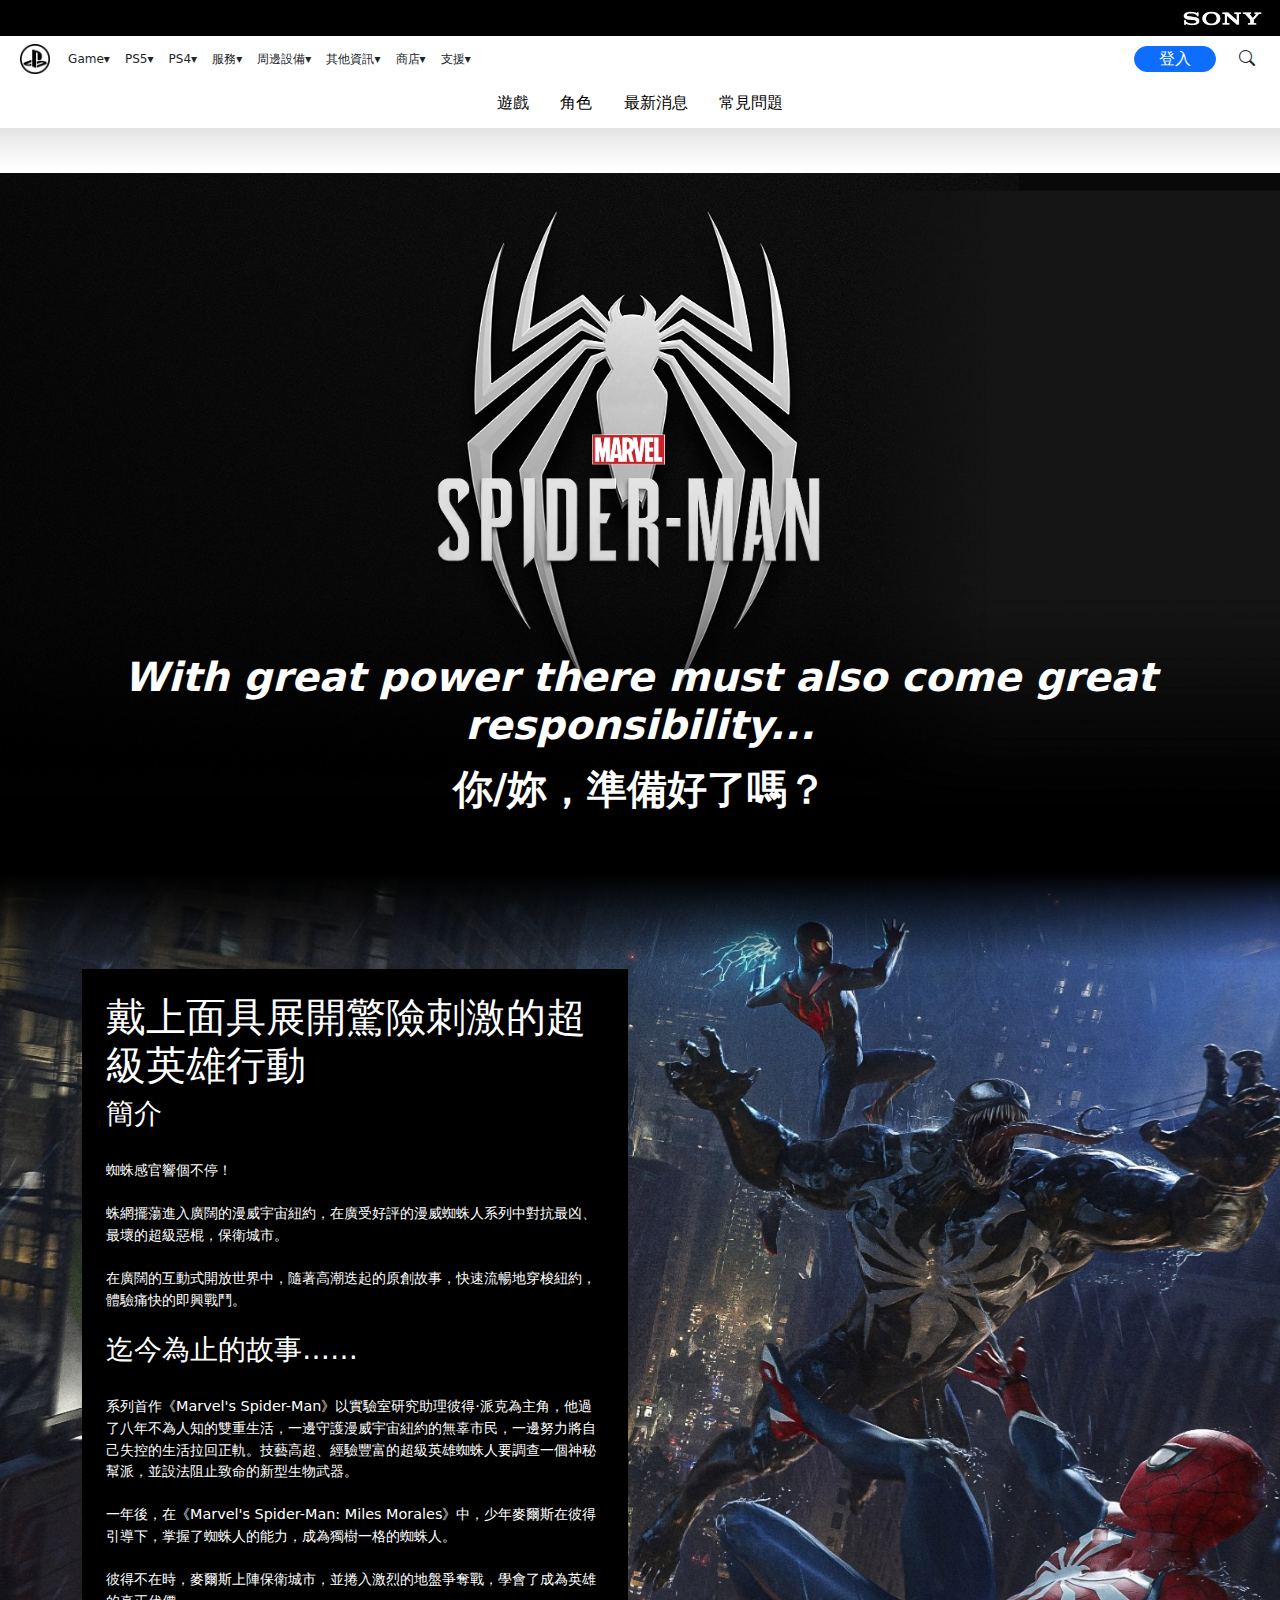
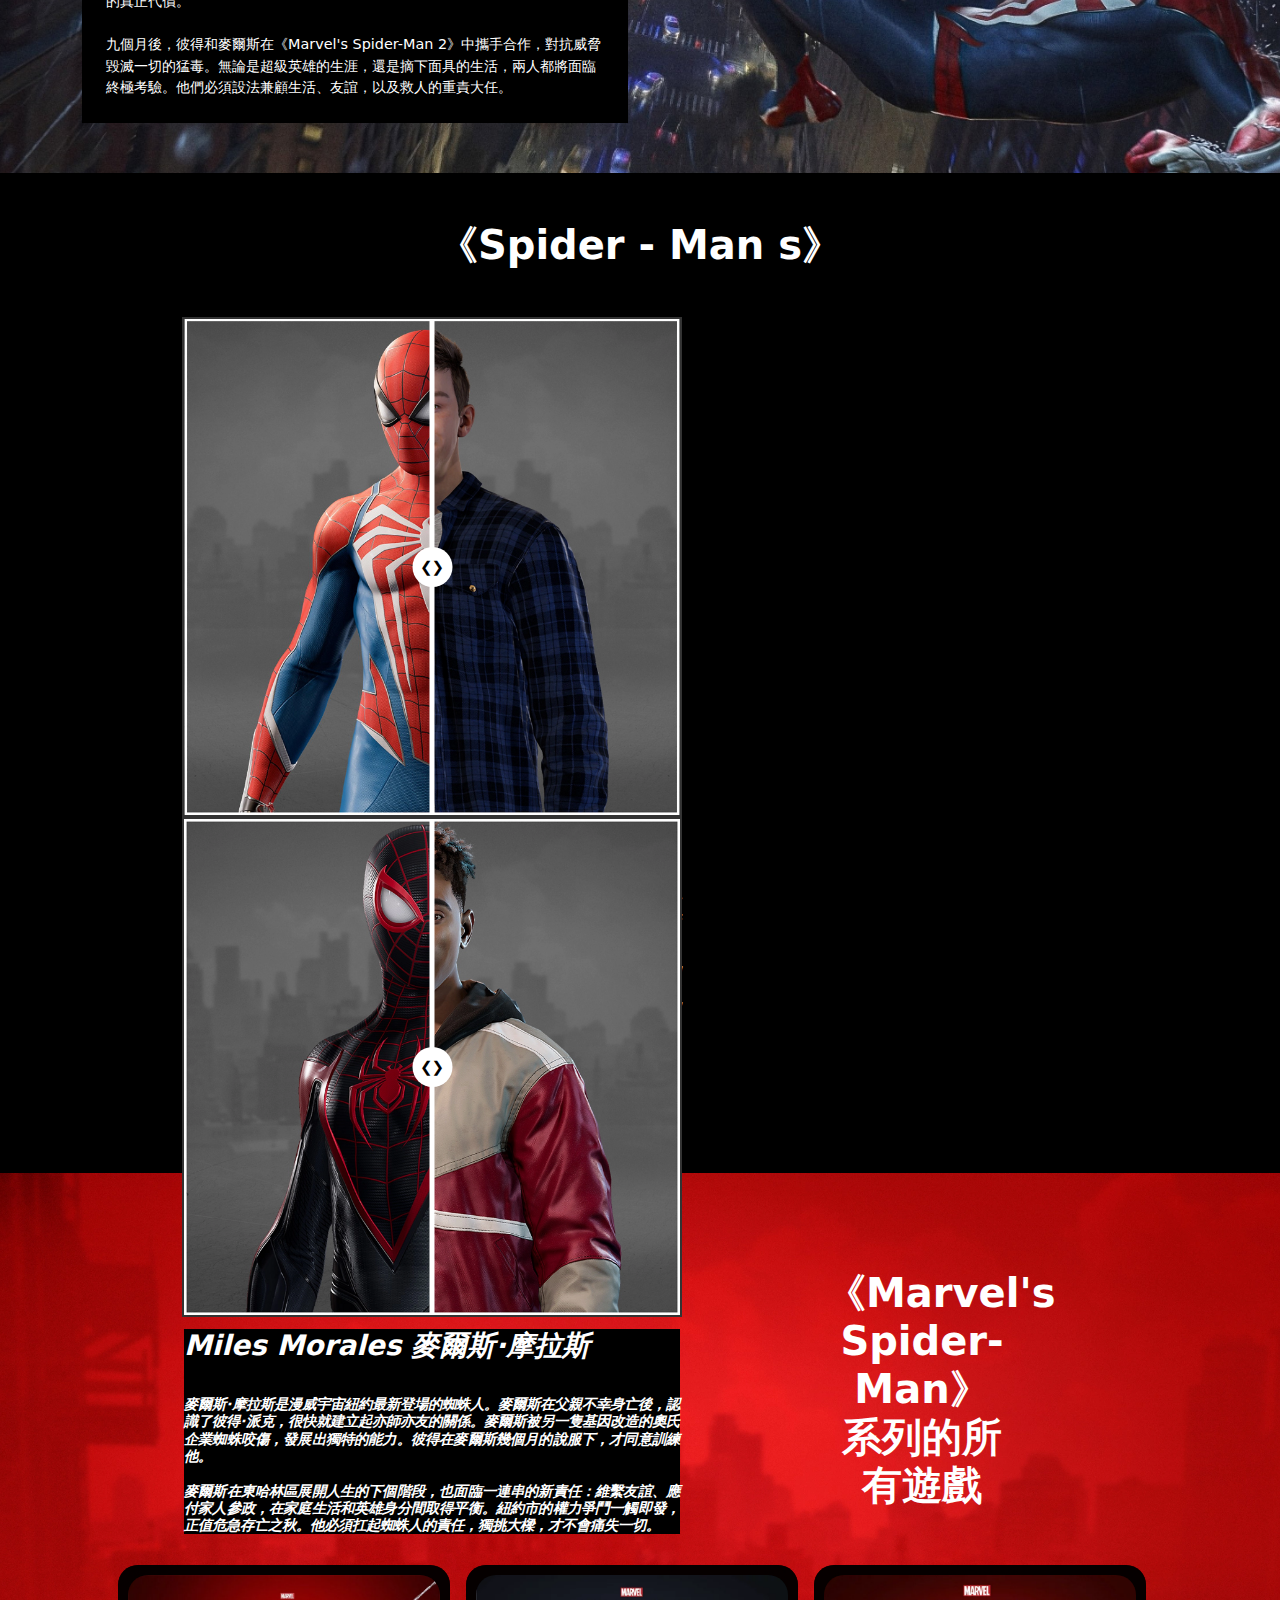
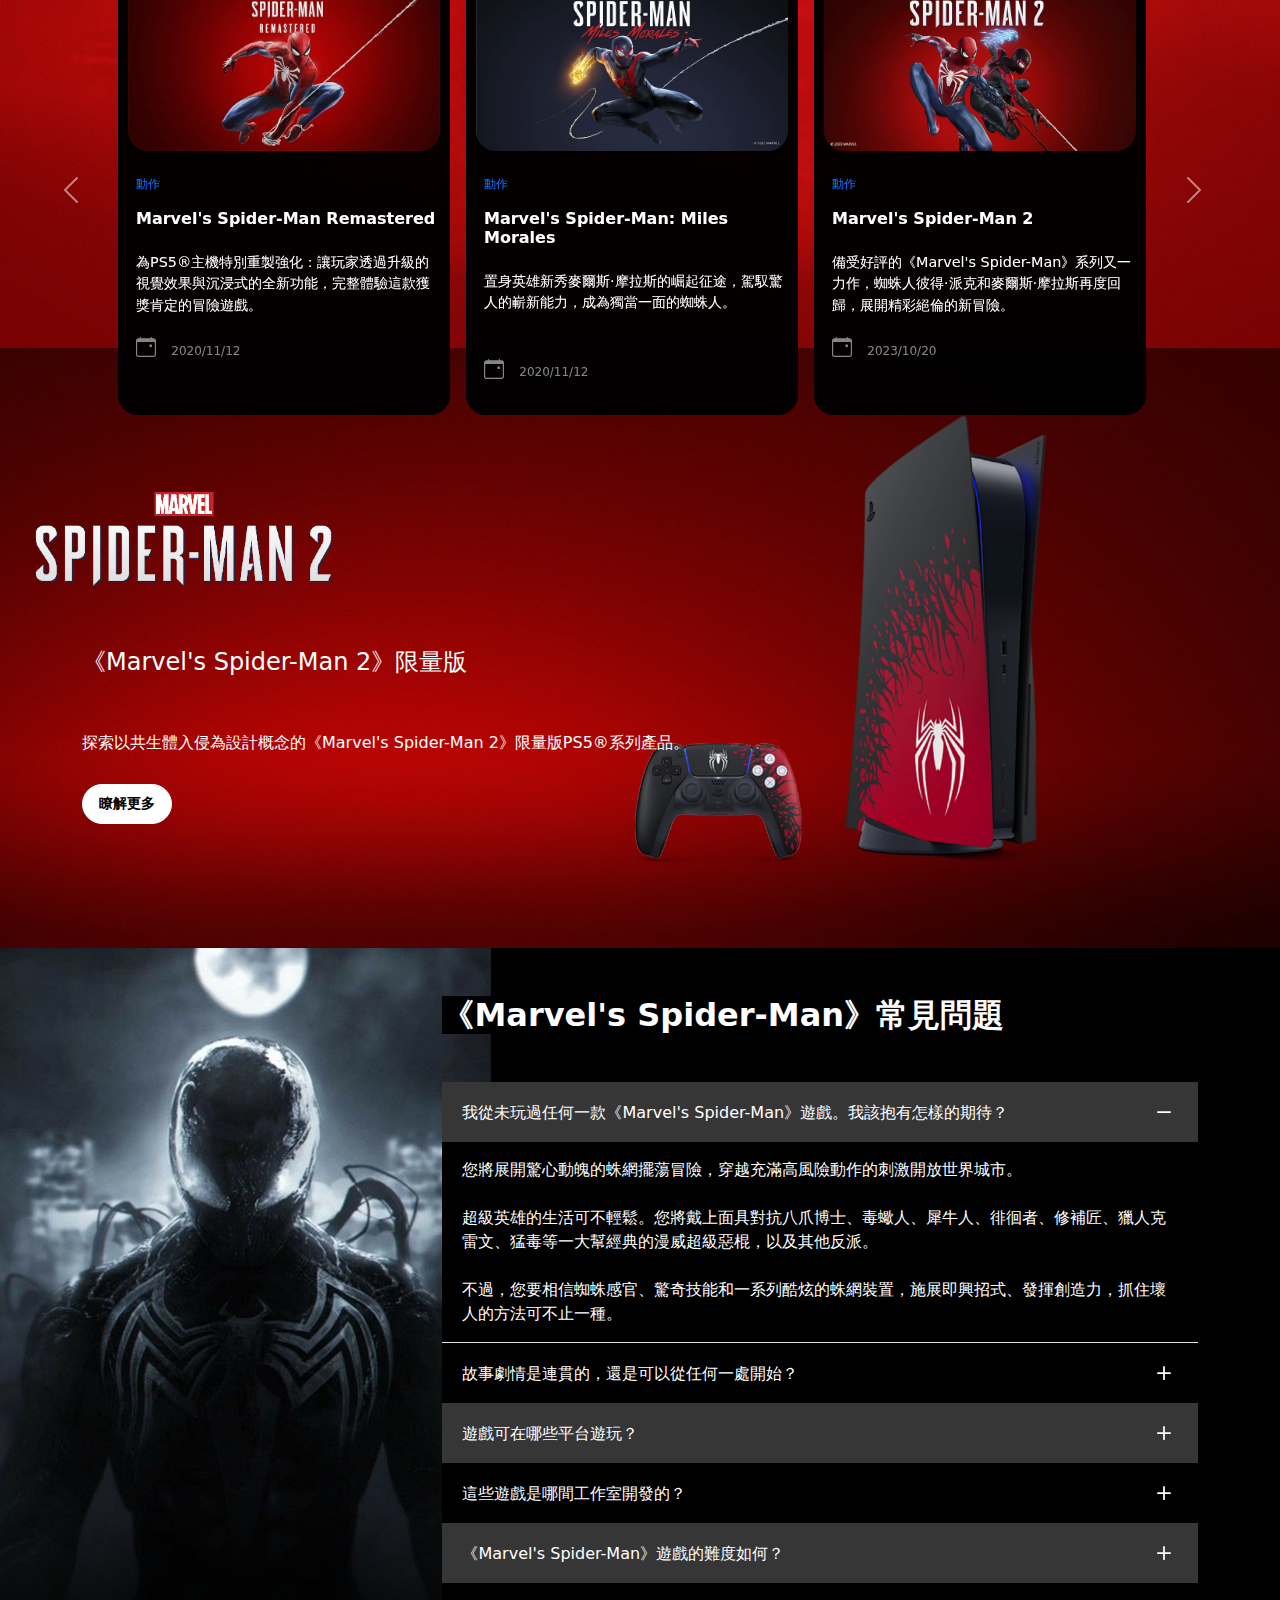
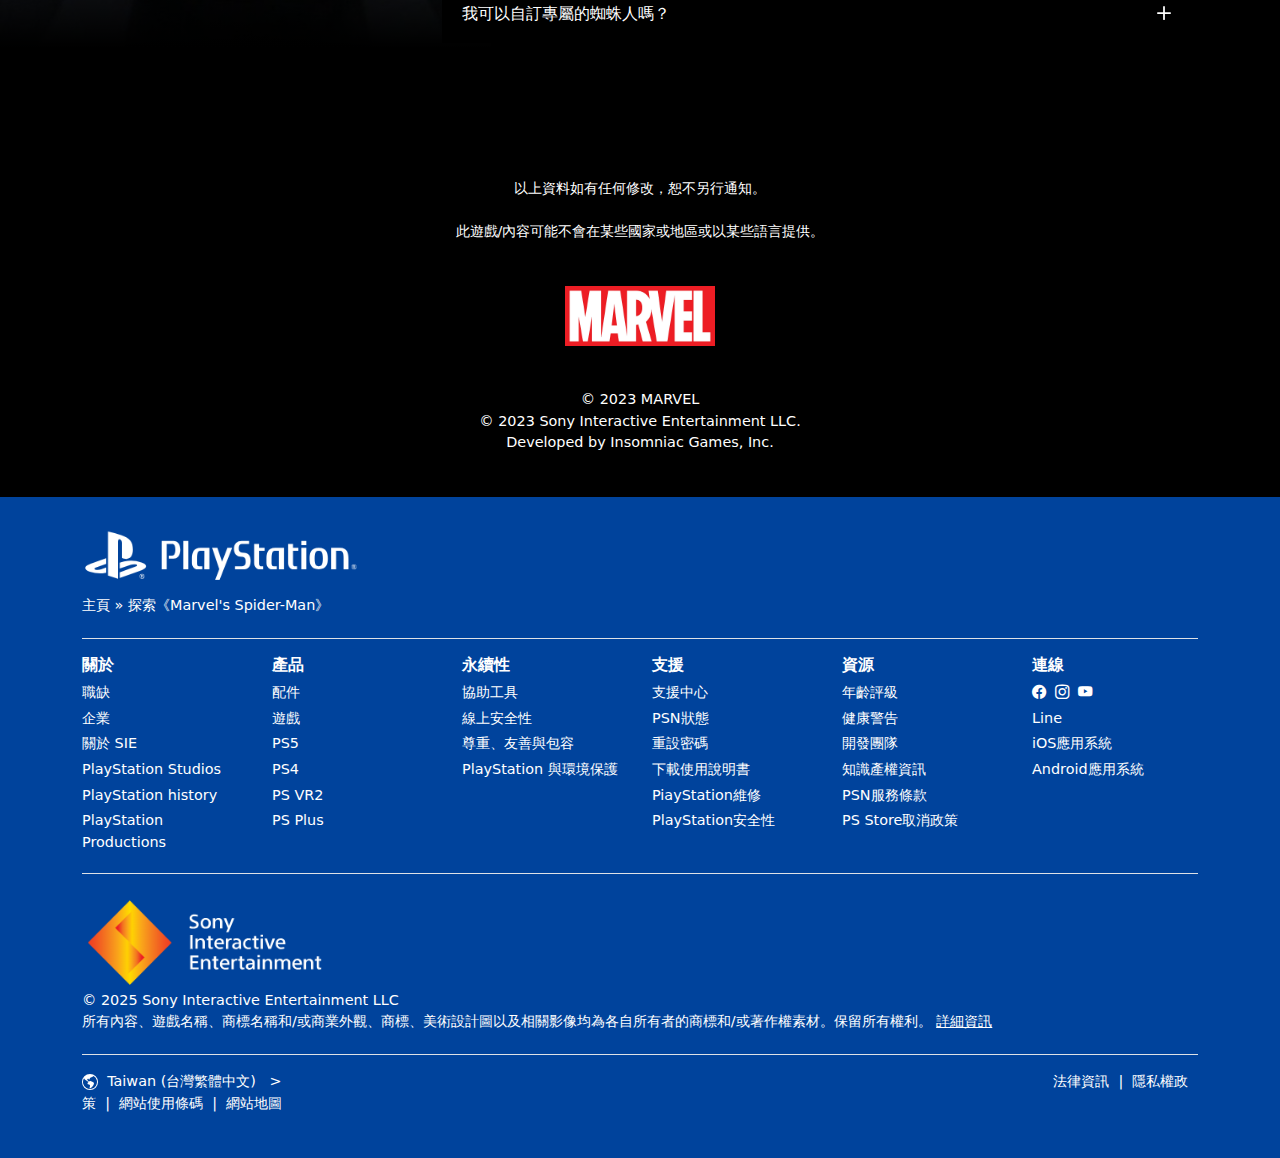
<file: YuYu_spderman/bootstrap/index.html>
<!DOCTYPE html>
<html lang="en">

<head>
    <meta charset="utf-8" />
    <meta name="viewport" content="width=device-width, initial-scale=1, shrink-to-fit=no">
    <meta name="description" content="">
    <meta name="author" content="">
    <title>《Marvel's Spider-Man》</title>
    <!-- icon-->
    <link rel="icon" type="image/x-icon" href="./picture/icon.ico">
    <!-- Bootstrap CSS-->
    <link href="https://cdn.jsdelivr.net/npm/bootstrap-icons@1.5.0/font/bootstrap-icons.css" rel="stylesheet">
    <link href="css/styles.css" rel="stylesheet">
    <!-- yu Css -->
    <link rel="stylesheet" href="./css/styles_yu.css">

</head>

<body class="d-flex flex-column h-100">
    <main class="flex-shrink-0">
        <!-- ------------------------------------------------------------------------------------------- -->
        <!-- Sony 標題 -->
        <header class="bg-black d-flex justify-content-end d-flex align-items-center" style="height: 36px;">
            <a href="https://www.sony.com/en/">
                <img src="./picture/Sony logo.png" style="width: 85px;">
            </a>
        </header>
        <!-- ------------------------------------------------------------------------------------------- -->
        <!-- PS5 清單 -->
        <!-- 內容 -->
        <div class="container-fluid content d-flex align-items-center justify-content-between pt-1">
            <div class="">
                <a class="navbar-brand px-2" href="#">
                    <img src="./picture/PS5.jpg" style="width: 30px;">
                </a>
                <button class="btn fs-7 px-1" type="button" data-bs-toggle="offcanvas"
                    data-bs-target="#customOffcanvas">
                    Game▾
                </button>
                <button class="btn fs-7 px-1" type="button" data-bs-toggle="offcanvas"
                    data-bs-target="#customOffcanvas2">
                    PS5▾
                </button>
                <button class="btn fs-7 px-1" type="button" data-bs-toggle="offcanvas"
                    data-bs-target="#customOffcanvas3">
                    PS4▾
                </button>
                <button class="btn fs-7 px-1" type="button" data-bs-toggle="offcanvas"
                    data-bs-target="#customOffcanvas4">
                    服務▾
                </button>
                <button class="btn fs-7 px-1" type="button" data-bs-toggle="offcanvas"
                    data-bs-target="#customOffcanvas5">
                    周邊設備▾
                </button>
                <button class="btn fs-7 px-1" type="button" data-bs-toggle="offcanvas"
                    data-bs-target="#customOffcanvas6">
                    其他資訊▾
                </button>
                <button class="btn fs-7 px-1" type="button" data-bs-toggle="offcanvas"
                    data-bs-target="#customOffcanvas7">
                    商店▾
                </button>
                <button class="btn fs-7 px-1" type="button" data-bs-toggle="offcanvas"
                    data-bs-target="#customOffcanvas8">
                    支援▾
                </button>

                <!-- Offcanvas 清單 -->
                <div id="OffcanvasWord">
                    <div class="offcanvas offcanvas-top offcanvas-custom" id="customOffcanvas">
                        <div class="offcanvas-body">
                            <ul class="row">
                                <li class="col-auto"><a href=""><img src="./picture/選單/1-1.png"></a></li>
                                <li class="col-auto"><a href=""><img src="./picture/選單/1-2.png"></a></li>
                                <li class="col-auto"><a href=""><img src="./picture/選單/1-3.png"></a></li>
                                <li class="col-auto"><a href=""><img src="./picture/選單/1-4.png"></a></li>
                                <li class="col-auto"><a href=""><img src="./picture/選單/1-5.png"></a></li>
                                <hr>
                                <li class="col-auto"><a href="#"
                                        class="text-black text-decoration-none hover-buttom pt-2 fs-6">依類型瀏覽</a></li>
                                <li class="col-auto"><a href="#"
                                        class="text-black text-decoration-none hover-buttom pt-2 fs-6">Indies</a></li>
                                <li class="col-auto"><a href="#"
                                        class="text-black text-decoration-none hover-buttom pt-2 fs-6">免費遊戲</a></li>
                                <li class="col-auto"><a href="#"
                                        class="text-black text-decoration-none hover-buttom pt-2 fs-6">優惠</a></li>
                            </ul>
                        </div>
                    </div>
                    <div class="offcanvas offcanvas-top offcanvas-custom" id="customOffcanvas2">
                        <div class="offcanvas-body">
                            <ul class="row">
                                <li class="col-auto"><a href=""><img src="./picture/選單/2-1.png"></a></li>
                                <li class="col-auto"><a href=""><img src="./picture/選單/2-2.png"></a></li>
                                <li class="col-auto"><a href=""><img src="./picture/選單/2-3.png"></a></li>
                                <li class="col-auto"><a href=""><img src="./picture/選單/2-4.png"></a></li>
                                <li class="col-auto"><a href=""><img src="./picture/選單/2-5.png"></a></li>
                                <li class="col-auto"><a href=""><img src="./picture/選單/2-6.png"></a></li>
                            </ul>
                        </div>
                    </div>
                    <div class="offcanvas offcanvas-top offcanvas-custom" id="customOffcanvas3">
                        <div class="offcanvas-body">
                            <ul class="row">
                                <li class="col-auto"><a href=""><img src="./picture/選單/3-1.png"></a></li>
                                <li class="col-auto"><a href=""><img src="./picture/選單/3-2.png"></a></li>
                                <li class="col-auto"><a href=""><img src="./picture/選單/3-3.png"></a></li>
                                <li class="col-auto"><a href=""><img src="./picture/選單/3-4.png"></a></li>
                            </ul>
                        </div>
                    </div>
                    <div class="offcanvas offcanvas-top offcanvas-custom" id="customOffcanvas4">
                        <div class="offcanvas-body">
                            <ul class="row">
                                <li class="col-auto"><a href=""><img src="./picture/選單/4-1.png"></a></li>
                                <li class="col-auto"><a href=""><img src="./picture/選單/4-2.png"></a></li>
                                <li class="col-auto"><a href=""><img src="./picture/選單/4-3.png"></a></li>
                                <hr>
                                <li class="col-auto"><a href="#"
                                        class="text-black text-decoration-none hover-buttom pt-2 fs-6">PS5 的娛樂</a></li>
                                <li class="col-auto"><a href="#"
                                        class="text-black text-decoration-none hover-buttom pt-2 fs-6">PS4 的娛樂</a></li>
                            </ul>
                        </div>
                    </div>
                    <div class="offcanvas offcanvas-top offcanvas-custom" id="customOffcanvas5">
                        <div class="offcanvas-body">
                            <ul class="row">
                                <li class="col-auto"><a href=""><img src="./picture/選單/5-1.png"></a></li>
                                <li class="col-auto"><a href=""><img src="./picture/選單/5-2.png"></a></li>
                                <li class="col-auto"><a href=""><img src="./picture/選單/5-3.png"></a></li>
                                <li class="col-auto"><a href=""><img src="./picture/選單/5-4.png"></a></li>
                                <li class="col-auto"><a href=""><img src="./picture/選單/5-5.png"></a></li>
                                <hr>
                                <li class="col-auto"><a href="#"
                                        class="text-black text-decoration-none hover-buttom pt-2 fs-6">DualSense
                                        無線控制器</a>
                                </li>
                                <li class="col-auto"><a href="#"
                                        class="text-black text-decoration-none hover-buttom pt-2 fs-6">DualSense Edge
                                        無線控制器</a></li>
                                <li class="col-auto"><a href="#"
                                        class="text-black text-decoration-none hover-buttom pt-2 fs-6">PULSE Elite
                                        無線耳機組</a>
                                </li>
                                <li class="col-auto"><a href="#"
                                        class="text-black text-decoration-none hover-buttom pt-2 fs-6">PULSE Explore
                                        無線耳塞式耳機</a></li>
                            </ul>
                        </div>
                    </div>
                    <div class="offcanvas offcanvas-top offcanvas-custom" id="customOffcanvas6">
                        <div class="offcanvas-body">
                            <ul class="row">
                                <li class="col-auto"><a href=""><img src="./picture/選單/6-1.png"></a></li>
                                <li class="col-auto"><a href=""><img src="./picture/選單/6-2.png"></a></li>
                                <hr>
                                <li class="col-auto"><a href="#"
                                        class="text-black text-decoration-none hover-buttom pt-2 fs-6">Facebook</a></li>
                                <li class="col-auto"><a href="#"
                                        class="text-black text-decoration-none hover-buttom pt-2 fs-6">Instagram</a>
                                </li>
                                <li class="col-auto"><a href="./Movie.html"
                                        class="text-black text-decoration-none hover-buttom pt-2 fs-6">相關電影</a></li>
                                <li class="col-auto"><a href="#"
                                        class="text-black text-decoration-none hover-buttom pt-2 fs-6">協助工具</a></li>
                                <li class="col-auto"><a href="#"
                                        class="text-black text-decoration-none hover-buttom pt-2 fs-6">私隱與安全性</a></li>
                            </ul>
                        </div>
                    </div>
                    <div class="offcanvas offcanvas-top offcanvas-custom" id="customOffcanvas7">
                        <div class="offcanvas-body">
                            <ul class="row">
                                <li class="col-auto"><a href=""><img src="./picture/選單/7-1.png"></a></li>
                                <li class="col-auto"><a href=""><img src="./picture/選單/7-2.png"></a></li>
                                <hr>
                                <li class="col-auto"><a href="#"
                                        class="text-black text-decoration-none hover-buttom pt-2 fs-6">新推出作品</a></li>
                                <li class="col-auto"><a href="#"
                                        class="text-black text-decoration-none hover-buttom pt-2 fs-6">最新折扣</a></li>
                                <li class="col-auto"><a href="#"
                                        class="text-black text-decoration-none hover-buttom pt-2 fs-6">購買禮物卡</a></li>
                                <li class="col-auto"><a href="#"
                                        class="text-black text-decoration-none hover-buttom pt-2 fs-6">銷售點</a></li>
                            </ul>
                        </div>
                    </div>
                    <div class="offcanvas offcanvas-top offcanvas-custom" id="customOffcanvas8">
                        <div class="offcanvas-body">
                            <ul class="row">
                                <li class="col-auto"><a href=""><img src="./picture/選單/8-1.png"></a></li>
                                <li class="col-auto"><a href=""><img src="./picture/選單/8-2.png"></a></li>
                                <hr>
                                <li class="col-auto"><a href="#"
                                        class="text-black text-decoration-none hover-buttom pt-2 fs-6">帳戶</a></li>
                                <li class="col-auto"><a href="#"
                                        class="text-black text-decoration-none hover-buttom pt-2 fs-6">Store</a></li>
                                <li class="col-auto"><a href="#"
                                        class="text-black text-decoration-none hover-buttom pt-2 fs-6">會員服務</a></li>
                                <li class="col-auto"><a href="#"
                                        class="text-black text-decoration-none hover-buttom pt-2 fs-6">遊戲</a></li>
                                <li class="col-auto"><a href="#"
                                        class="text-black text-decoration-none hover-buttom pt-2 fs-6">硬體與維修</a></li>
                                <li class="col-auto"><a href="#"
                                        class="text-black text-decoration-none hover-buttom pt-2 fs-6">線上安全性</a></li>
                            </ul>
                        </div>
                    </div>
                </div>
            </div>
            <!-- 登入 & 搜尋按鈕組 -->
            <span class="d-flex align-items-center">
                <a class="btn btn-primary rounded-pill py-0 px-4 text-white" href="contact.html">登入</a>&nbsp;&nbsp;
                <!-- 搜尋圖示按鈕 -->
                <a class="btn" data-bs-toggle="modal" data-bs-target="#searchModal">
                    <i class="bi bi-search"></i>
                </a>
                <!-- 搜尋 Modal -->
                <div class="modal fade" id="searchModal" tabindex="-1" aria-hidden="true">
                    <div class="modal-dialog">
                        <div class="modal-content">
                            <div class="modal-body d-flex align-items-center justify-content-center">
                                <div class="input-group custom-search">
                                    <!-- 下拉清單 -->
                                    <select class="form-select custom-select">
                                        <option selected>PlayStation.com</option>
                                        <option value="1">PlayStation Store</option>
                                    </select>
                                    <!-- 搜尋輸入框 -->
                                    <input type="text" class="form-control custom-input"
                                        placeholder="Search PlayStation.com">
                                    <!-- 搜尋按鈕 -->
                                    <a href="./search.html" class="btn btn-primary custom-btn"><i class="bi bi-search"></i></a>
                                </div>
                            </div>
                        </div>
                    </div>
                </div>
            </span>
        </div>
        <!-- ------------------------------------------------------------------------------------------- -->
        <!-- 快捷選單 -->
        <header id="main-header" class="default-header">
            <div class="container d-flex justify-content-center">
                <div class="my-2">
                    <a class="btn btn-white rounded-pill py-0" href="#Game">遊戲</a>
                    <a class="btn btn-white rounded-pill py-0" href="#Role">角色</a>
                    <a class="btn btn-white rounded-pill py-0" href="#LatestNews">最新消息</a>
                    <a class="btn btn-white rounded-pill py-0" href="#FAQ">常見問題</a>
                </div>

            </div>
        </header>
        <!-- 白色背景----------------------------------------------------------------------------------- -->
        <div>
            <div
                style="height: 45px; background-color: rgb(242, 242, 242); background: linear-gradient(to top, rgba(0, 0, 0, 0) 10%, rgba(0, 0, 0, 0.107));">
            </div>
        </div>
        <!-- ------------------------------------------------------------------------------------------- -->
        <!-- 開頭 Logo -->
        <section id="Game" class="pt-6 text-center ">
            <div class="container">
                <h1 class="fw-bolder text-white fst-italic">With great power there must also come great
                    responsibility...
                </h1>
                <h1 class="fw-bolder text-white mt-3">你/妳，準備好了嗎？</h1>
            </div>
        </section>
        <!-- ------------------------------------------------------------------------------------------- -->
        <!-- 遊戲簡介 -->
        <div class="py-5" id="Introduction">
            <div class="container">
                <div class="row">
                    <div class="col-md-10 col-lg-6 me-auto pt-5">
                        <div class="fs-6 text-bg-dark p-4">
                            <h1> 戴上面具展開驚險刺激的超級英雄行動</h1>
                            <h3>簡介</h3><br>
                            蜘蛛感官響個不停！<br><br>

                            蛛網擺蕩進入廣闊的漫威宇宙紐約，在廣受好評的漫威蜘蛛人系列中對抗最凶、最壞的超級惡棍，保衛城市。<br><br>

                            在廣闊的互動式開放世界中，隨著高潮迭起的原創故事，快速流暢地穿梭紐約，體驗痛快的即興戰鬥。<br><br>

                            <h3>迄今為止的故事……</h3><br>
                            系列首作《Marvel's
                            Spider-Man》以實驗室研究助理彼得·派克為主角，他過了八年不為人知的雙重生活，一邊守護漫威宇宙紐約的無辜市民，一邊努力將自己失控的生活拉回正軌。技藝高超、經驗豐富的超級英雄蜘蛛人要調查一個神秘幫派，並設法阻止致命的新型生物武器。<br><br>

                            一年後，在《Marvel's Spider-Man: Miles Morales》中，少年麥爾斯在彼得引導下，掌握了蜘蛛人的能力，成為獨樹一格的蜘蛛人。<br><br>

                            彼得不在時，麥爾斯上陣保衛城市，並捲入激烈的地盤爭奪戰，學會了成為英雄的真正代價。<br><br>

                            九個月後，彼得和麥爾斯在《Marvel's Spider-Man
                            2》中攜手合作，對抗威脅毀滅一切的猛毒。無論是超級英雄的生涯，還是摘下面具的生活，兩人都將面臨終極考驗。他們必須設法兼顧生活、友誼，以及救人的重責大任。
                        </div>
                    </div>
                </div>
            </div>
        </div>
        <!-- ------------------------------------------------------------------------------------------- -->
        <!-- 角色介紹 -->
        <section id="Role">
            <div class="container text-white">
                <h1 class="fw-bolder text-white text-center pt-5">《Spider - Man s》</h1>
                <!-- 圖1 -->
                <div id="slider-container" class="slider-container">
                    <div class="image-wrapper">
                        <!-- 左圖 -->
                        <img src="./picture/spider.jpg" class="image image-left">
                        <!-- 右圖 -->
                        <img src="./picture/peter.webp" class="image image-right">
                    </div>
                    <!-- 滑塊 -->
                    <div id="slider">
                        <div id="handle"></div>
                    </div>
                    <!-- 文字 -->
                    <div id="spider-container">
                        <h3 id="spider" class="fst-italic fw-bolder">Peter Parker 彼得·帕克 <br><br>
                            <p class="fs-6">
                                彼得·派克是原版蜘蛛人，也是麥爾斯·摩拉斯的超級英雄導師。麥爾斯的父親不幸身亡後，彼得安排麥爾斯到慈宴會擔任志工，意外引發了一連串插曲，麥爾斯也因此獲得了能與彼得相比的超能力。
                                <br><br>
                                自此，彼得只好答應收麥爾斯為徒，傳授發射蛛網的要訣，協助年輕的英雄控制自己的能力，並盡力指點人生的方向。彼得和MJ到國外出差，為《號角日報》報導錫卡里亞和平會談。他相信在回國之前，麥爾斯能當個獨當一面的蜘蛛人，守護城市。
                            </p>
                        </h3>
                    </div>
                </div>
                <!-- 圖2 -->
                <div id="slider-container-right" class="slider-container">
                    <div class="image-wrapper">
                        <!-- 左圖 -->
                        <img src="./picture/black spider.webp" class="image image-left">
                        <!-- 右圖 -->
                        <img src="./picture/black peter.webp" class="image image-right">
                    </div>
                    <!-- 滑塊 -->
                    <div id="slider">
                        <div id="handle"></div>
                    </div>
                    <!-- 文字 -->
                    <div id="spider-black-container">
                        <h3 id="spider-black" class="fst-italic fw-bolder">Miles Morales 麥爾斯·摩拉斯 <br><br>
                            <p class="fs-6">
                                麥爾斯·摩拉斯是漫威宇宙紐約最新登場的蜘蛛人。麥爾斯在父親不幸身亡後，認識了彼得·派克，很快就建立起亦師亦友的關係。麥爾斯被另一隻基因改造的奧氏企業蜘蛛咬傷，發展出獨特的能力。彼得在麥爾斯幾個月的說服下，才同意訓練他。
                                <br><br>
                                麥爾斯在東哈林區展開人生的下個階段，也面臨一連串的新責任：維繫友誼、應付家人參政，在家庭生活和英雄身分間取得平衡。紐約市的權力爭鬥一觸即發，正值危急存亡之秋。他必須扛起蜘蛛人的責任，獨挑大樑，才不會痛失一切。
                            </p>
                        </h3>
                    </div>
                </div>
            </div>
        </section>
        <!-- ------------------------------------------------------------------------------------------- -->
        <!-- 遊戲片 -->
        <section class="py-5" id="LatestNews">
            <div class="container px-5 my-5">
                <div class="row gx-5 justify-content-center">
                    <div class="col-lg-8 col-xl-6">
                        <div class="text-center">
                            <h1 class="fw-bolder text-white">《Marvel's Spider-Man》<br> 系列的所有遊戲</h1><br><br>
                        </div>
                    </div>
                </div>
                <!--  -->

                <!--  -->
                <div id="cardCarousel" class="carousel slide" data-bs-ride="carousel">
                    <div class="carousel-inner">
                        <!-- 第一組卡片 -->
                        <div class="carousel-item active">
                            <div class="d-flex justify-content-center">
                                <div class="card me-3" style="width: 400px; height: 450px;">
                                    <img class="card-img-top img-fluid" src="./picture/game 1.webp"
                                        style="border-radius: 20px;">
                                    <div class="card-body text-white ps-2"><br>
                                        <p class="text-blue fs-7">動作</p>
                                        <h6 class="card-title fw-bold">Marvel's Spider-Man Remastered</h6><br>
                                        <p class="card-text fs-6">為PS5®主機特別重製強化：讓玩家透過升級的視覺效果與沉浸式的全新功能，完整體驗這款獲獎肯定的冒險遊戲。
                                        </p>
                                        <p class="fs-7" style="color: rgb(133, 133, 133);"><i
                                                class="bi bi-calendar-event fs-5"></i>&nbsp;&nbsp;&nbsp;&nbsp;2020/11/12
                                        </p>
                                    </div>
                                </div>
                                <div class="card me-3" style="width: 400px; height: 450px;">
                                    <img class="card-img-top img-fluid" src="./picture/game 2.webp"
                                        style="border-radius: 20px;">
                                    <div class="card-body text-white ps-2"><br>
                                        <p class="text-blue fs-7">動作</p>
                                        <h6 class="card-title fw-bold">Marvel's Spider-Man: Miles Morales</h6><br>
                                        <p class="card-text fs-6">置身英雄新秀麥爾斯·摩拉斯的崛起征途，駕馭驚人的嶄新能力，成為獨當一面的蜘蛛人。 </p><br>
                                        <p class="fs-7" style="color: rgb(133, 133, 133);"><i
                                                class="bi bi-calendar-event fs-5"></i>&nbsp;&nbsp;&nbsp;&nbsp;2020/11/12
                                        </p>
                                    </div>
                                </div>
                                <div class="card me-3" style="width: 400px; height: 450px;">
                                    <img class="card-img-top img-fluid" src="./picture/game 3.webp"
                                        style="border-radius: 20px;">
                                    <div class="card-body text-white ps-2"><br>
                                        <p class="text-blue fs-7">動作</p>
                                        <h6 class="card-title fw-bold">Marvel's Spider-Man 2</h6><br>
                                        <p class="card-text fs-6">備受好評的《Marvel's
                                            Spider-Man》系列又一力作，蜘蛛人彼得·派克和麥爾斯·摩拉斯再度回歸，展開精彩絕倫的新冒險。 </p>
                                        <p class="fs-7" style="color: rgb(133, 133, 133);"><i
                                                class="bi bi-calendar-event fs-5"></i>&nbsp;&nbsp;&nbsp;&nbsp;2023/10/20
                                        </p>
                                    </div>
                                </div>
                            </div>
                        </div>
                        <!-- 第二組卡片 -->
                        <div class="carousel-item active">
                            <div class="d-flex justify-content-center">
                                <div class="card me-3" style="width: 400px; height: 450px;">
                                    <img class="card-img-top img-fluid" src="./picture/game 1.webp"
                                        style="border-radius: 20px;">
                                    <div class="card-body text-white ps-2"><br>
                                        <p class="text-blue fs-7">動作</p>
                                        <h6 class="card-title fw-bold">Marvel's Spider-Man Remastered</h6><br>
                                        <p class="card-text fs-6">為PS5®主機特別重製強化：讓玩家透過升級的視覺效果與沉浸式的全新功能，完整體驗這款獲獎肯定的冒險遊戲。
                                        </p>
                                        <p class="fs-7" style="color: rgb(133, 133, 133);"><i
                                                class="bi bi-calendar-event fs-5"></i>&nbsp;&nbsp;&nbsp;&nbsp;2020/11/12
                                        </p>
                                    </div>
                                </div>
                                <div class="card me-3" style="width: 400px; height: 450px;">
                                    <img class="card-img-top img-fluid" src="./picture/game 2.webp"
                                        style="border-radius: 20px;">
                                    <div class="card-body text-white ps-2"><br>
                                        <p class="text-blue fs-7">動作</p>
                                        <h6 class="card-title fw-bold">Marvel's Spider-Man: Miles Morales</h6><br>
                                        <p class="card-text fs-6">置身英雄新秀麥爾斯·摩拉斯的崛起征途，駕馭驚人的嶄新能力，成為獨當一面的蜘蛛人。 </p><br>
                                        <p class="fs-7" style="color: rgb(133, 133, 133);"><i
                                                class="bi bi-calendar-event fs-5"></i>&nbsp;&nbsp;&nbsp;&nbsp;2020/11/12
                                        </p>
                                    </div>
                                </div>
                                <div class="card me-3" style="width: 400px; height: 450px;">
                                    <img class="card-img-top img-fluid" src="./picture/game 3.webp"
                                        style="border-radius: 20px;">
                                    <div class="card-body text-white ps-2"><br>
                                        <p class="text-blue fs-7">動作</p>
                                        <h6 class="card-title fw-bold">Marvel's Spider-Man 2</h6><br>
                                        <p class="card-text fs-6">備受好評的《Marvel's
                                            Spider-Man》系列又一力作，蜘蛛人彼得·派克和麥爾斯·摩拉斯再度回歸，展開精彩絕倫的新冒險。 </p>
                                        <p class="fs-7" style="color: rgb(133, 133, 133);"><i
                                                class="bi bi-calendar-event fs-5"></i>&nbsp;&nbsp;&nbsp;&nbsp;2023/10/20
                                        </p>
                                    </div>
                                </div>
                            </div>
                        </div>
                        <!--  -->

                    </div>
                    <!-- 前後切換按鈕 -->
                    <button class="carousel-control-prev" type="button" data-bs-target="#cardCarousel"
                        data-bs-slide="prev" style="left: -125px;">
                        <span class="carousel-control-prev-icon" aria-hidden="true"></span>
                        <span class="visually-hidden">Previous</span>
                    </button>
                    <button class="carousel-control-next" type="button" data-bs-target="#cardCarousel"
                        data-bs-slide="next" style="right: -110px;">
                        <span class="carousel-control-next-icon" aria-hidden="true"></span>
                        <span class="visually-hidden">Next</span>
                    </button>
                </div>
            </div>
        </section>
        <!-- ------------------------------------------------------------------------------------------- -->
        <!-- 限定PS5 -->
        <section id="PS5">
            <div class="container" style="padding-top: 300px;">
                <ul class="navbar-nav">
                    <li class="text-white">
                        <h4>《Marvel's Spider-Man 2》限量版</h4<>
                    </li><br><br>
                    <li class="text-white">
                        <h6>探索以共生體入侵為設計概念的《Marvel's Spider-Man 2》限量版PS5®系列產品。 </h6>
                    </li><br>
                    <li class="nav-item d-flex align-items-center"><a
                            class="nav-link btn btn-white text-black rounded-pill py-2 px-3 fs-6 fw-bold"
                            href="https://www.playstation.com/zh-hant-tw/games/marvels-spider-man-2/limited-editions/">瞭解更多</a>
                    </li>
                </ul>
            </div>
        </section>
        <!-- ------------------------------------------------------------------------------------------- -->
        <!-- FAQ -->
        <section id="FAQ" class="bg-black py-5">
            <div class="container d-flex justify-content-end">
                <div class="col-xl-9">
                    <h2 class="fw-bolder mb-5 text-white bg-black">《Marvel's Spider-Man》常見問題 </h2>
                    <div class="accordion" id="accordionExample">
                        <div class="accordion-item">
                            <h3 class="accordion-header" id="headingOne"><button class="accordion-button" type="button"
                                    data-bs-toggle="collapse" data-bs-target="#collapseOne" aria-expanded="true"
                                    aria-controls="collapseOne">我從未玩過任何一款《Marvel's
                                    Spider-Man》遊戲。我該抱有怎樣的期待？</button></h3>
                            <div class="accordion-collapse collapse show" id="collapseOne" aria-labelledby="headingOne"
                                data-bs-parent="#accordionExample">
                                <div class="accordion-body border-bottom">
                                    您將展開驚心動魄的蛛網擺蕩冒險，穿越充滿高風險動作的刺激開放世界城市。<br><br>

                                    超級英雄的生活可不輕鬆。您將戴上面具對抗八爪博士、毒蠍人、犀牛人、徘徊者、修補匠、獵人克雷文、猛毒等一大幫經典的漫威超級惡棍，以及其他反派。<br><br>

                                    不過，您要相信蜘蛛感官、驚奇技能和一系列酷炫的蛛網裝置，施展即興招式、發揮創造力，抓住壞人的方法可不止一種。
                                </div>
                            </div>
                        </div>
                        <div class="accordion-item">
                            <h3 class="accordion-header" id="headingTwo"><button class="accordion-button collapsed"
                                    type="button" data-bs-toggle="collapse" data-bs-target="#collapseTwo"
                                    aria-expanded="false" aria-controls="collapseTwo">故事劇情是連貫的，還是可以從任何一處開始？</button>
                            </h3>
                            <div class="accordion-collapse collapse" id="collapseTwo" aria-labelledby="headingTwo"
                                data-bs-parent="#accordionExample">
                                <div class="accordion-body border-bottom">
                                    您可以選擇從任何一處展開打擊犯罪的英勇戰鬥，但這個電影大片般的劇情橫跨三款遊戲。<br><br>

                                    我們建議您先從廣受好評的《Marvel's Spider-Man》開始。
                                    彼得·派克是一位經驗豐富的超級英雄，同時，他還肩負著數百萬紐約市民的命運，混亂的個人生活及工作難以平衡，讓他疲於奔命。《Game of the Year
                                    Edition》（PS4）和《Marvel's Spider-Man Remastered》（PS5）都收錄《The City That Never
                                    Sleeps》擴充內容。<br><br>
                                    故事在一年後的獲獎遊戲《Marvel's Spider-Man: Miles Morales》（PS4與PS5）繼續展開，
                                    在彼得的訓練和指導下，少年靠著獨特的蜘蛛力量，獨力阻止暴力的幫派戰爭。<br><br>
                                    九個月後，兩位朋友在《Marvel's Spider-Man 2》（PS5）中再次聚首並肩作戰，面對終極考驗，拯救受到猛毒與新共生體威脅的城市。
                                </div>
                            </div>
                        </div>
                        <div class="accordion-item">
                            <h3 class="accordion-header" id="headingThree"><button class="accordion-button collapsed"
                                    type="button" data-bs-toggle="collapse" data-bs-target="#collapseThree"
                                    aria-expanded="false" aria-controls="collapseThree">遊戲可在哪些平台遊玩？</button></h3>
                            <div class="accordion-collapse collapse" id="collapseThree" aria-labelledby="headingThree"
                                data-bs-parent="#accordionExample">
                                <div class="accordion-body border-bottom">
                                    《Marvel's Spider-Man Game of the Year Edition》（PS4™），可在PS5®遊玩。<br><br>

                                    《Marvel's Spider-Man
                                    Remastered》（PS5和PC版）。以視覺效果和遊戲體驗的強化為特色，包括支援自適應扳機和觸覺回饋等功能。<br><br>

                                    《Marvel's Spider-Man: Miles Morales》（PS4、PS5和PC版）。Ultimate Edition收錄《Marvel's
                                    Spider-Man Remastered》。<br><br>

                                    《Marvel's Spider-Man 2》（PS5）。普通版或數位豪華版可透過PlayStation™Store選購。
                                </div>
                            </div>
                        </div>
                        <div class="accordion-item">
                            <h3 class="accordion-header" id="headingFour"><button class="accordion-button collapsed"
                                    type="button" data-bs-toggle="collapse" data-bs-target="#collapseFour"
                                    aria-expanded="false" aria-controls="collapseFour">這些遊戲是哪間工作室開發的？</button></h3>
                            <div class="accordion-collapse collapse" id="collapseFour" aria-labelledby="headingFour"
                                data-bs-parent="#accordionExample">
                                <div class="accordion-body border-bottom">
                                    PlayStation版遊戲由Insomniac Games開發，PC版則由Nixxes Software所移植。<br><br>

                                    除了《Marvel's Spider-Man》遊戲外，這個非常有才華的團隊還開發了非常成功的《Ratchet & Clank》系列。<br><br>

                                    工作室旨在透過勵志故事、慈善倡議和社區支援，對人們的生活產生積極而持久的影響。<br><br>

                                    他們目前正在為PS5®主機開發《Marvel's Wolverine》，請隨時造訪playstation.com掌握最新消息。
                                </div>
                            </div>
                        </div>
                        <div class="accordion-item">
                            <h3 class="accordion-header" id="headingFive"><button class="accordion-button collapsed"
                                    type="button" data-bs-toggle="collapse" data-bs-target="#collapseFive"
                                    aria-expanded="false" aria-controls="collapseFive">《Marvel's
                                    Spider-Man》遊戲的難度如何？</button></h3>
                            <div class="accordion-collapse collapse" id="collapseFive" aria-labelledby="headingFive"
                                data-bs-parent="#accordionExample">
                                <div class="accordion-body border-bottom">
                                    您可以按個人喜好打造專屬的體驗，好好享受完美的超級英雄冒險，還可以在遊玩途中隨時切換難度等級。<br><br>

                                    友善的好鄰居：劇情模式，不會在戰鬥中死亡。<br><br>
                                    友善：挑戰性較低的戰鬥。<br><br>
                                    出色：有一定挑戰的平衡體驗。<br><br>
                                    驚人：敵人更強、更好戰，戰鬥具有挑戰性。<br><br>
                                    終極：適合專業級玩家準備的嚴酷戰鬥。
                                </div>
                            </div>
                        </div>
                        <div class="accordion-item">
                            <h3 class="accordion-header" id="headingSix"><button class="accordion-button collapsed"
                                    type="button" data-bs-toggle="collapse" data-bs-target="#collapseSix"
                                    aria-expanded="false" aria-controls="collapseSix">我可以自訂專屬的蜘蛛人嗎？</button></h3>
                            <div class="accordion-collapse collapse" id="collapseSix" aria-labelledby="headingSix"
                                data-bs-parent="#accordionExample">
                                <div class="accordion-body border-bottom">
                                    每個遊戲都有眾多選項，供您配合自己的遊玩風格來量身打造遊戲體驗。<br><br>

                                    發現各種各樣的蜘蛛戰衣，它們具有獨特的外觀和力量，隨著等級提升，可以強化和解鎖不同能力。還可以裝備一系列裝置，讓您在戰鬥中獲得優勢。《Marvel's
                                    Spider-Man 2》也提供可讓您進一步自訂體驗的戰衣風格。
                                </div>
                            </div>
                        </div>
                    </div>
                </div>
            </div>
        </section>
        <!-- ------------------------------------------------------------------------------------------- -->
        <!-- footer -->
        <footer class="bg-black text-white text-center fs-6 "><br><br><br><br><br><br>
            <div>以上資料如有任何修改，恕不另行通知。</div><br>
            <div>此遊戲/內容可能不會在某些國家或地區或以某些語言提供。</div><br><br>
            <div><img src="./picture/marvel-logo.webp" style="width: 150px;"></div><br><br>
            <div>© 2023 MARVEL</div>
            <div>© 2023 Sony Interactive Entertainment LLC.</div>
            <div>Developed by Insomniac Games, Inc.</div><br><br>
        </footer>
        <!-- footer-Last -->
        <footer class="text-white pt-4 fs-6" style="background-color: #00439c;">
            <div class="container">
                <img src="./picture/playstation.png" style="width: 280px;" class="pb-2"><br>
                <a href="#" class="text-white text-decoration-none hover-buttom ">主頁&nbsp;»</a>
                探索《Marvel's Spider-Man》<br><br>
                <!-- About Section -->
                <div class="border-top pt-3">
                    <div class="row">
                        <div class="col-md-2 mb-0">
                            <h6 class="fw-bold">關於</h6>
                            <ul class="list-unstyled">
                                <li class="pb-1"><a href="#" class="text-white text-decoration-none hover-buttom">職缺</a>
                                </li>
                                <li class="pb-1"><a href="#" class="text-white text-decoration-none hover-buttom">企業</a>
                                </li>
                                <li class="pb-1"><a href="#" class="text-white text-decoration-none hover-buttom">關於
                                        SIE</a></li>
                                <li class="pb-1"><a href="#"
                                        class="text-white text-decoration-none hover-buttom">PlayStation
                                        Studios</a>
                                </li>
                                <li class="pb-1"><a href="#"
                                        class="text-white text-decoration-none hover-buttom">PlayStation
                                        history</a>
                                </li>
                                <li class="pb-1"><a href="#"
                                        class="text-white text-decoration-none hover-buttom">PlayStation
                                        Productions</a></li>
                            </ul>
                        </div>
                        <!-- Products Section -->
                        <div class="col-md-2 mb-3">
                            <h6 class="fw-bold">產品</h6>
                            <ul class="list-unstyled">
                                <li class="pb-1"><a href="#" class="text-white text-decoration-none hover-buttom">配件</a>
                                </li>
                                <li class="pb-1"><a href="#" class="text-white text-decoration-none hover-buttom">遊戲</a>
                                </li>
                                <li class="pb-1"><a href="#"
                                        class="text-white text-decoration-none hover-buttom">PS5</a></li>
                                <li class="pb-1"><a href="#"
                                        class="text-white text-decoration-none hover-buttom">PS4</a></li>
                                <li class="pb-1"><a href="#" class="text-white text-decoration-none hover-buttom">PS
                                        VR2</a></li>
                                <li class="pb-1"><a href="#" class="text-white text-decoration-none hover-buttom">PS
                                        Plus</a></li>
                            </ul>
                        </div>
                        <!-- Support Section -->
                        <div class="col-md-2 mb-3">
                            <h6 class="fw-bold">永續性</h6>
                            <ul class="list-unstyled">
                                <li class="pb-1"><a href="#"
                                        class="text-white text-decoration-none hover-buttom">協助工具</a></li>
                                <li class="pb-1"><a href="#"
                                        class="text-white text-decoration-none hover-buttom">線上安全性</a></li>
                                <li class="pb-1"><a href="#"
                                        class="text-white text-decoration-none hover-buttom">尊重、友善與包容</a></li>
                                <li class="pb-1"><a href="#"
                                        class="text-white text-decoration-none hover-buttom">PlayStation
                                        與環境保護</a>
                                </li>
                            </ul>
                        </div>
                        <!-- Support Section -->
                        <div class="col-md-2 mb-3">
                            <h6 class="fw-bold">支援</h6>
                            <ul class="list-unstyled">
                                <li class="pb-1"><a href="#"
                                        class="text-white text-decoration-none hover-buttom hover-buttom">支援中心</a>
                                </li>
                                <li class="pb-1"><a href="#"
                                        class="text-white text-decoration-none hover-buttom hover-buttom">PSN狀態</a>
                                </li>
                                <li class="pb-1"><a href="#"
                                        class="text-white text-decoration-none hover-buttom hover-buttom">重設密碼</a>
                                </li>
                                <li class="pb-1"><a href="#"
                                        class="text-white text-decoration-none hover-buttom hover-buttom">下載使用說明書</a>
                                </li>
                                <li class="pb-1"><a href="#"
                                        class="text-white text-decoration-none hover-buttom hover-buttom">PiayStation維修</a>
                                </li>
                                <li class="pb-1"><a href="#"
                                        class="text-white text-decoration-none hover-buttom hover-buttom">PlayStation安全性</a>
                                </li>
                            </ul>
                        </div>
                        <!-- Support Section -->
                        <div class="col-md-2 mb-3">
                            <h6 class="fw-bold">資源</h6>
                            <ul class="list-unstyled">
                                <li class="pb-1"><a href="#"
                                        class="text-white text-decoration-none hover-buttom">年齡評級</a></li>
                                <li class="pb-1"><a href="#"
                                        class="text-white text-decoration-none hover-buttom">健康警告</a></li>
                                <li class="pb-1"><a href="#"
                                        class="text-white text-decoration-none hover-buttom">開發團隊</a></li>
                                <li class="pb-1"><a href="#"
                                        class="text-white text-decoration-none hover-buttom">知識產權資訊</a></li>
                                <li class="pb-1"><a href="#"
                                        class="text-white text-decoration-none hover-buttom">PSN服務條款</a></li>
                                <li class="pb-1"><a href="#" class="text-white text-decoration-none hover-buttom">PS
                                        Store取消政策</a>
                                </li>
                            </ul>
                        </div>
                        <!-- Contact Section -->
                        <div class="col-md-2 mb-3">
                            <h6 class="fw-bold">連線</h6>
                            <ul class="list-unstyled">
                                <li class="pb-1">
                                    <i><a href="#"
                                            class="text-white text-decoration-none bi bi-facebook hover-buttom"></a></i>&nbsp;
                                    <i><a href="#"
                                            class="text-white text-decoration-none bi bi-instagram hover-buttom"></a></i>&nbsp;
                                    <i><a href="#"
                                            class="text-white text-decoration-none bi bi-youtube hover-buttom"></a></i>
                                </li>
                                <li class="pb-1"><a href="#"
                                        class="text-white text-decoration-none hover-buttom">Line</a></li>
                                <li class="pb-1"><a href="#"
                                        class="text-white text-decoration-none hover-buttom">iOS應用系統</a></li>
                                <li class="pb-1"><a href="#"
                                        class="text-white text-decoration-none hover-buttom">Android應用系統</a>
                                </li>
                            </ul>
                        </div>
                    </div>
                    <div class="border-top pt-3">
                        <img src="./picture/Sony In.png" style="width: 250px;"><br>
                        <t>© 2025 Sony Interactive Entertainment LLC</t><br>
                        <t>所有內容、遊戲名稱、商標名稱和/或商業外觀、商標、美術設計圖以及相關影像均為各自所有者的商標和/或著作權素材。保留所有權利。</t>
                        <a href="" class="text-white  hover-buttom">詳細資訊</a><br><br>
                    </div>
                    <div class="border-top pt-3">
                        <a href="#" class="text-white text-decoration-none">
                            <svg xmlns="http://www.w3.org/2000/svg" width="16" height="16" fill="currentColor"
                                class="bi bi-globe-americas" viewBox="0 0 16 16">
                                <path
                                    d="M8 0a8 8 0 1 0 0 16A8 8 0 0 0 8 0M2.04 4.326c.325 1.329 2.532 2.54 3.717 3.19.48.263.793.434.743.484q-.121.12-.242.234c-.416.396-.787.749-.758 1.266.035.634.618.824 1.214 1.017.577.188 1.168.38 1.286.983.082.417-.075.988-.22 1.52-.215.782-.406 1.48.22 1.48 1.5-.5 3.798-3.186 4-5 .138-1.243-2-2-3.5-2.5-.478-.16-.755.081-.99.284-.172.15-.322.279-.51.216-.445-.148-2.5-2-1.5-2.5.78-.39.952-.171 1.227.182.078.099.163.208.273.318.609.304.662-.132.723-.633.039-.322.081-.671.277-.867.434-.434 1.265-.791 2.028-1.12.712-.306 1.365-.587 1.579-.88A7 7 0 1 1 2.04 4.327Z" />
                            </svg>
                            &nbsp;Taiwan (台灣繁體中文) &nbsp;&nbsp;>
                        </a>
                        <span style="margin-left: 767px;">
                            <a href="#" class="text-white text-decoration-none hover-buttom">法律資訊&nbsp;&nbsp;|&nbsp;</a>
                            <a href="#"
                                class="text-white text-decoration-none hover-buttom">隱私權政策&nbsp;&nbsp;|&nbsp;</a>
                            <a href="#"
                                class="text-white text-decoration-none hover-buttom">網站使用條碼&nbsp;&nbsp;|&nbsp;</a>
                            <a href="#" class="text-white text-decoration-none hover-buttom">網站地圖</a>
                        </span>
                    </div>
                </div><br><br>
            </div>
        </footer>

        <!-- ------------------------------------------------------------------------------------------- -->
        <!-- Bootstrap5 and JS-->
        <script src="https://cdn.jsdelivr.net/npm/bootstrap@5.2.3/dist/js/bootstrap.bundle.min.js"></script>
        <script src="js/scripts.js"></script>
        <script src="./js/scripts_yu.js"></script>
</body>

</html>
</file>
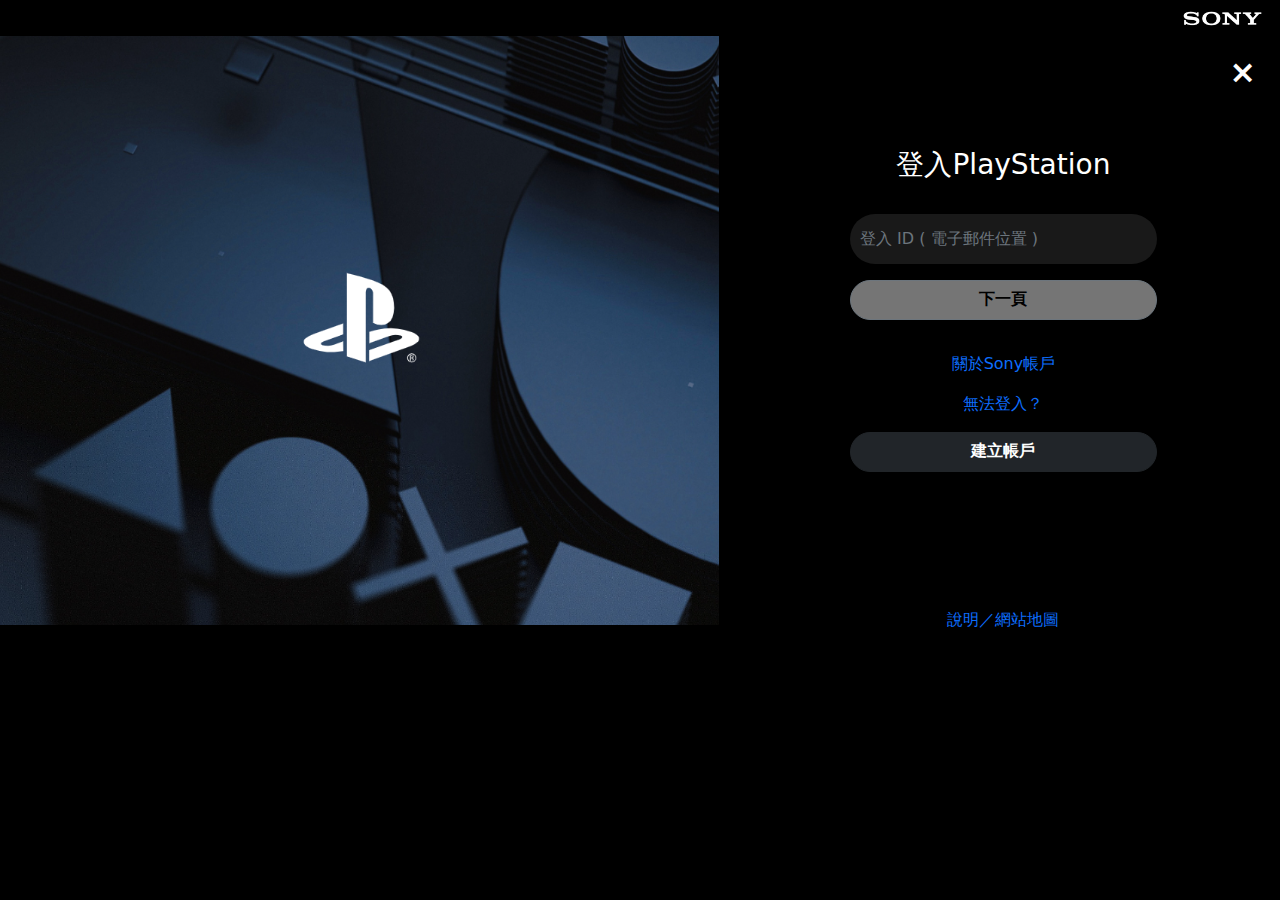
<file: YuYu_spderman/bootstrap/contact.html>
<!DOCTYPE html>
<html lang="en">

<head>
    <meta charset="utf-8" />
    <meta name="viewport" content="width=device-width, initial-scale=1, shrink-to-fit=no" />
    <meta name="description" content />
    <meta name="author" content />
    <title>登入 | Sony</title>
    <!-- icon-->
    <link rel="icon" type="image/x-icon" href="./picture/icon/ID.svg">
    <!-- Bootstrap CSS-->
    <link href="https://cdn.jsdelivr.net/npm/bootstrap-icons@1.5.0/font/bootstrap-icons.css" rel="stylesheet">
    <link href="css/styles.css" rel="stylesheet">

    <link rel="stylesheet" href="./css/styles_contact.css">

    <style>
        /* 基本輸入框樣式 */
        #myInput.custom-input {
            background-color: #191919;
            /* 淡灰色背景 */
            color: #ffffff;
            /* 文字顏色 */
            border: 0px solid #ced4da;
            /* 預設邊框顏色 */
            border-radius: 5px;
            /* 圓角 */
            padding: 10px;
            /* 內距 */
            font-size: 16px;
            /* 字體大小 */
            outline: none;
            /* 移除預設的點擊外框 */
        }

        /* 當輸入框獲得焦點 (使用者點擊時) */
        .custom-input:focus {
            background-color: #2d2d2d;
            /* 背景變白 */
            color: #ffffff;
            /* 文字變深色 */
        }

        /* 游標在輸入框上時 (hover) */
        .custom-input:hover {
            border: 2px solid #0080ff;
            /* 邊框變成灰色 */
        }

        /* 預設按鈕無法點擊 */
        #myButton {
            /* 禁用點擊 */
            cursor: no-drop;
        }

        /* 當輸入框有內容時，啟用按鈕 */
        #myInput:valid+#myButton {
            pointer-events: auto;
            /* 啟用點擊 */
            opacity: 1;
            /* 按鈕變正常 */
            cursor: pointer;
        }
    </style>

</head>

<body class="d-flex flex-column h-100 bg-black" style="width: 99%;">
    <main class="flex-shrink-0">
        <!-- ------------------------------------------------------------------------------------------- -->
        <!-- Sony 標題 -->
        <header class="bg-black d-flex justify-content-end d-flex align-items-center" style="height: 36px;">
            <a href="https://www.sony.com/en/">
                <img src="./picture/Sony logo.png" style="width: 85px;">
            </a>
        </header>
        <!-- 登入ID-->
        <section class="py-5" id="sign">
            <div id="form" class="row">
                <form class="col-sm-9">
                    <h3 class="text-white d-flex justify-content-center">登入PlayStation</h3><br>
                    <div class="mb-3">
                        <input id="myInput" type="email" class="form-control custom-input" aria-describedby="emailHelp"
                            placeholder="登入 ID ( 電子郵件位置 )" required style="border-radius: 30px;height: 50px;">
                        <a id="myButton" href="./contact_password.html" type="submit" class="btn btn-secondary mb-3 w-100 fw-bolder mt-3"
                            style="border-radius: 30px;height: 40px;">下一頁</a>
                    </div>
                    <div class="mb-3 d-flex justify-content-center"><a href="" class="text-decoration-none">關於Sony帳戶</a>
                    </div>
                    <div class="mb-3 d-flex justify-content-center"><a href="#" class="text-decoration-none">無法登入？</a>
                    </div>
                    <a href="" class="btn btn-dark mb-3 w-100 fw-bolder"
                        style="border-radius: 30px;height: 40px;">建立帳戶</a>
                    <br><br><br><br><br><br>
                    <div class="mb-3 d-flex justify-content-center"><a href="" class="text-decoration-none">說明／網站地圖</a>
                    </div>
                </form>
            </div>
            <a href="./index.html" class="position-absolute top-0 end-0 text-white text-decoration-none fs-2 fw-bold pt-5 px-4">
                &times;
            </a>
        </section>
    </main>

    <!-- Bootstrap JS-->
    <script src="https://cdn.jsdelivr.net/npm/bootstrap@5.2.3/dist/js/bootstrap.bundle.min.js"></script>
    <script src="js/scripts.js"></script>
    <script src="https://cdn.startbootstrap.com/sb-forms-latest.js"></script>
</body>

</html>
</file>
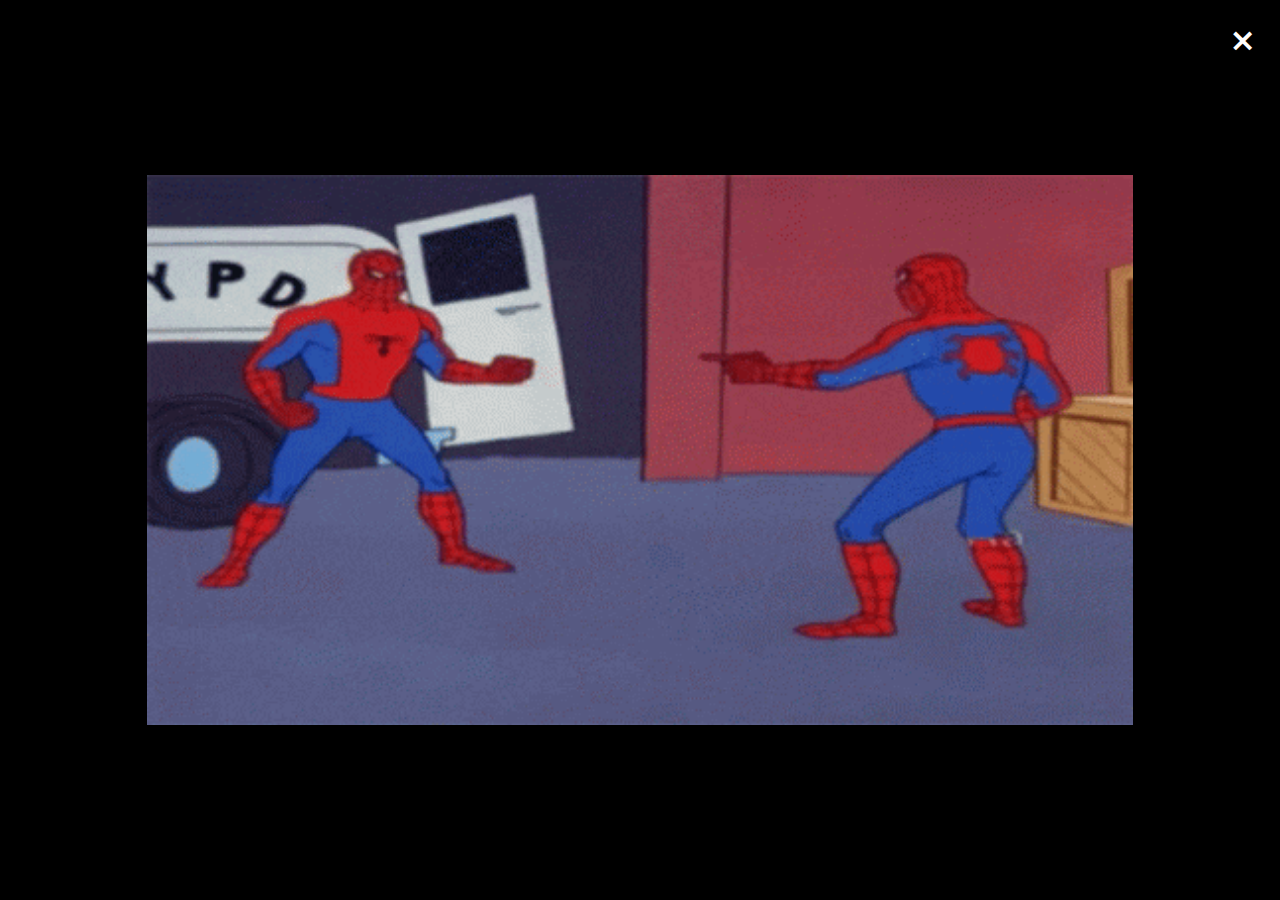
<file: YuYu_spderman/bootstrap/contact_end.html>
<!DOCTYPE html>
<html lang="en">

<head>
    <meta charset="UTF-8">
    <meta name="viewport" content="width=device-width, initial-scale=1.0">
    <title>who are you?</title>
    <link rel="icon" type="image/x-icon" href="./picture/icon/spiderman.png">
    <link href="https://cdn.jsdelivr.net/npm/bootstrap-icons@1.5.0/font/bootstrap-icons.css" rel="stylesheet">
    <link href="css/styles.css" rel="stylesheet">
    <style>
        body {
            background-color: black;
            overflow: hidden; /* 防止滾動條出現 */
        }

        img {
            height: 550px;
        }

        .center-container {
            display: flex;
            justify-content: center;
            /* 水平置中 */
            align-items: center;
            /* 垂直置中 */
            height: 100vh;
        }
    </style>
</head>

<body>
    <div class="center-container">
        <img src="./picture/fun/giphy.gif">
    </div>
    <a href="./index.html" class="position-absolute top-0 end-0 text-white text-decoration-none fs-2 fw-bold pt-3 px-4">
        &times;

</body>

</html>
</file>
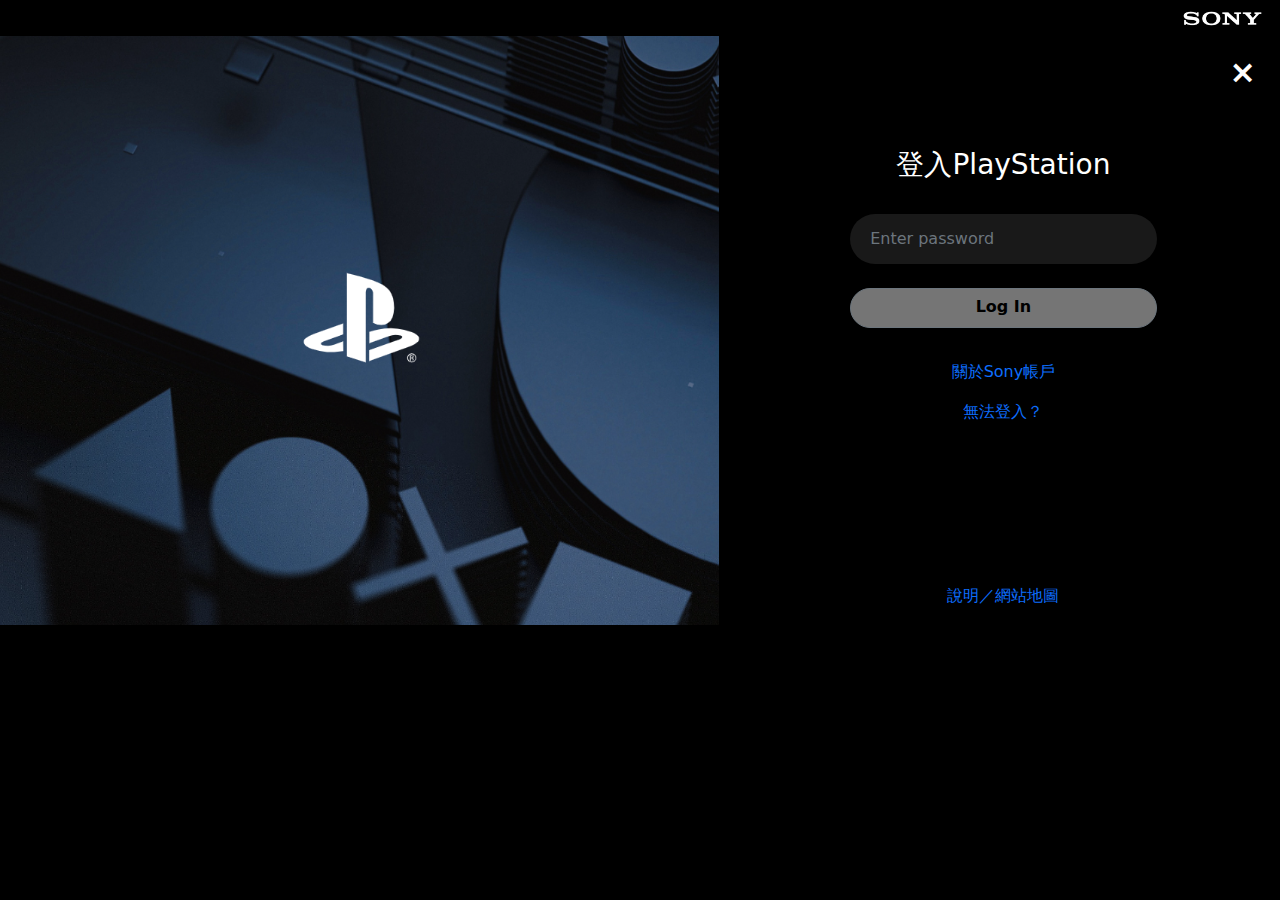
<file: YuYu_spderman/bootstrap/contact_password.html>
<!DOCTYPE html>
<html lang="en">

<head>
    <meta charset="utf-8" />
    <meta name="viewport" content="width=device-width, initial-scale=1, shrink-to-fit=no" />
    <meta name="description" content />
    <meta name="author" content />
    <title>密碼 | Sony</title>
    <!-- icon-->
    <link rel="icon" type="image/x-icon" href="./picture/icon/ID.svg">
    <!-- Bootstrap CSS-->
    <link href="https://cdn.jsdelivr.net/npm/bootstrap-icons@1.5.0/font/bootstrap-icons.css" rel="stylesheet">
    <link href="css/styles.css" rel="stylesheet">

    <link rel="stylesheet" href="./css/styles_contact.css">

    <style>
        /* 基本輸入框樣式 */
        #myInput.custom-input {
            background-color: #191919;
            /* 淡灰色背景 */
            color: #ffffff;
            /* 文字顏色 */
            border: 0px solid #ced4da;
            /* 預設邊框顏色 */
            border-radius: 5px;
            /* 圓角 */
            padding: 10px;
            /* 內距 */
            font-size: 16px;
            /* 字體大小 */
            outline: none;
            /* 移除預設的點擊外框 */
        }

        /* 當輸入框獲得焦點 (使用者點擊時) */
        .custom-input:focus {
            background-color: #2d2d2d;
            /* 背景變白 */
            color: #ffffff;
            /* 文字變深色 */
        }

        /* 游標在輸入框上時 (hover) */
        .custom-input:hover {
            border: 2px solid #0080ff;
            /* 邊框變成灰色 */
        }

        /* 預設按鈕無法點擊 */
        #myButton {
            /* 禁用點擊 */
            cursor: no-drop;
        }

        /* 當輸入框有內容時，啟用按鈕 */
        #myInput:valid+#myButton {
            pointer-events: auto;
            /* 啟用點擊 */
            opacity: 1;
            /* 按鈕變正常 */
            cursor: pointer;
        }
    </style>

</head>

<body class="d-flex flex-column h-100 bg-black" style="width: 99%;">
    <main class="flex-shrink-0">
        <!-- ------------------------------------------------------------------------------------------- -->
        <!-- Sony 標題 -->
        <header class="bg-black d-flex justify-content-end d-flex align-items-center" style="height: 36px;">
            <a href="https://www.sony.com/en/">
                <img src="./picture/Sony logo.png" style="width: 85px;">
            </a>
        </header>
        <!-- 登入ID-->
        <section class="py-5" id="sign">
            <div id="form" class="row">
                <form class="col-sm-9">
                    <h3 class="text-white d-flex justify-content-center">登入PlayStation</h3><br>
                    <div class="mb-3">
                        <input id="myInput" type="password" class="form-control custom-input" aria-describedby="emailHelp"
                            placeholder="&nbsp; Enter password" required style="border-radius: 30px;height: 50px;">
                        <a id="myButton" href="./contact_end.html" type="submit" class="btn btn-secondary mb-3 w-100 fw-bolder mt-4"
                            style="border-radius: 30px;height: 40px;">Log In</a>
                    </div>
                    <div class="mb-3 d-flex justify-content-center"><a href="" class="text-decoration-none">關於Sony帳戶</a>
                    </div>
                    <div class="mb-3 d-flex justify-content-center"><a href="#" class="text-decoration-none">無法登入？</a>
                    </div>
                   
                    <br><br><br><br><br><br>
                    <div class="mb-3 d-flex justify-content-center"><a href="" class="text-decoration-none">說明／網站地圖</a>
                    </div>
                </form>
            </div>
            <a href="./index.html" class="position-absolute top-0 end-0 text-white text-decoration-none fs-2 fw-bold pt-5 px-4">
                &times;
            </a>
        </section>
    </main>

    <!-- Bootstrap JS-->
    <script src="https://cdn.jsdelivr.net/npm/bootstrap@5.2.3/dist/js/bootstrap.bundle.min.js"></script>
    <script src="js/scripts.js"></script>
    <script src="https://cdn.startbootstrap.com/sb-forms-latest.js"></script>
</body>

</html>
</file>
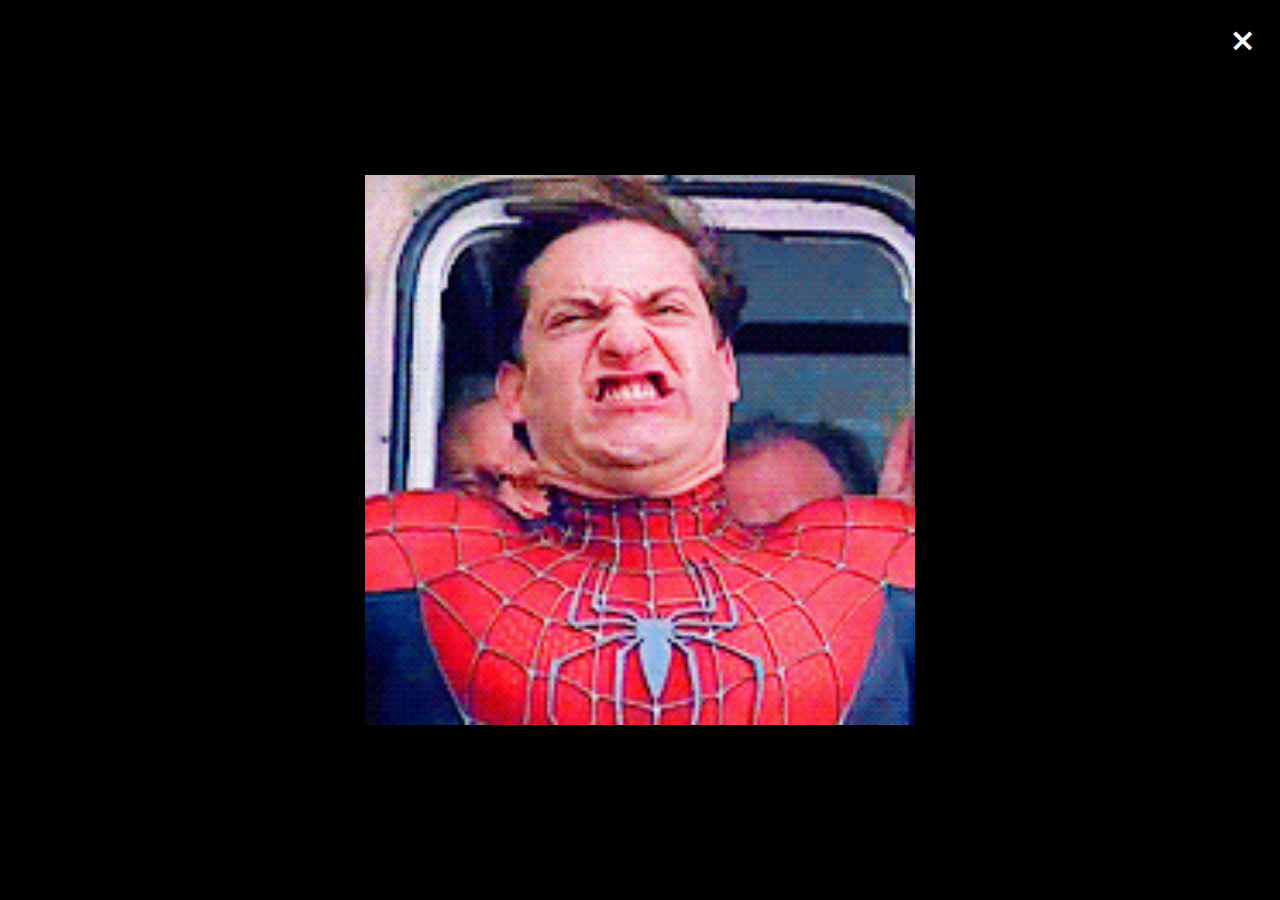
<file: YuYu_spderman/bootstrap/search.html>
<!DOCTYPE html>
<html lang="en">

<head>
    <meta charset="UTF-8">
    <meta name="viewport" content="width=device-width, initial-scale=1.0">
    <title>who are you?</title>
    <link rel="icon" type="image/x-icon" href="./picture/icon/spiderman.png">
    <link href="https://cdn.jsdelivr.net/npm/bootstrap-icons@1.5.0/font/bootstrap-icons.css" rel="stylesheet">
    <link href="css/styles.css" rel="stylesheet">
    <style>
        body {
            background-color: black;
            overflow: hidden; /* 防止滾動條出現 */
        }

        img {
            height: 550px;
            
        }

        .center-container {
            display: flex;
            justify-content: center;
            /* 水平置中 */
            align-items: center;
            /* 垂直置中 */
            height: 100vh;
        }
    </style>
</head>

<body>
    <div class="center-container">
        <img src="./picture/fun/spidertrain.gif">
    </div>
    <a href="./index.html" class="position-absolute top-0 end-0 text-white text-decoration-none fs-2 fw-bold pt-3 px-4">
        &times;

</body>

</html>
</file>
<file: YuYu_spderman/bootstrap/css/styles_yu.css>
#Game {
    background-image: url(../picture/bg\ 1.png);
    background-size: cover;
    /* 圖片填滿區域 */
    background-position: center;
    /* 圖片居中 */
    background-repeat: no-repeat;
    /* 不重複 */
    height: 700px;
    /* 根據需要調整高度 */
}

#Introduction {
    background-image: linear-gradient(to top, rgba(0, 0, 0, 0)90%, rgba(0, 0, 0, 1)), url(../picture/bg\ 3-1.jpg);
    background-size: cover;
    /* 圖片填滿區域 */
    background-position: center;
    /* 圖片居中 */
    background-repeat: no-repeat;
    /* 不重複 */
    height: 900px;
    /* 根據需要調整高度 */

}

#Role {
    background-color: black;
    background-size: cover;
    /* 圖片填滿區域 */
    background-position: center;
    /* 圖片居中 */
    background-repeat: no-repeat;
    /* 不重複 */
    height: 1000px;
    /* 根據需要調整高度 */
}

#Role .image {
    user-select: none;
    /* 防止選取 */
    pointer-events: none;
    /* 禁止拖曳 */
}


#LatestNews {
    background-image: url(../picture/red\ 2.webp);
    background-size: cover;
    /* 圖片填滿區域 */
    background-position: center;
    /* 圖片居中 */
    background-repeat: no-repeat;
    /* 不重複 */
    height: 775px;
    /* 根據需要調整高度 */
}

#PS5 {
    background-image: url(../picture/red.png);
    background-size: cover;
    /* 圖片填滿區域 */
    background-position: center;
    /* 圖片居中 */
    background-repeat: no-repeat;
    /* 不重複 */
    height: 600px;
    /* 根據需要調整高度 */
}

#FAQ {
    background-image: linear-gradient(to right, rgba(0, 0, 0, 0)80%, rgba(0, 0, 0, 1)),
        linear-gradient(to bottom, rgba(0, 0, 0, 0)80%, rgba(0, 0, 0, 1)),
        url(../picture/black\ spider\ 4.jpg);
    background-size: content;
    /* 圖片填滿區域 */
    background-repeat: no-repeat;
    /* 不重複 */
    height: 700px;
    /* 根據需要調整高度 */
}

#sign {
    background-image: url(../picture/選單/IDD.png);
    background-size: contain;
    background-repeat: no-repeat;
    /* 不重複 */
    height: 625px;
}

#form {

    padding-top: 100px;
    padding-left: 850px;

}

/* 基本的按鈕_____________________________________________________ */
.hover-buttom {
    opacity: 1;
    /* 初始透明度 */
    transition: opacity 0.3s ease;
    /* 添加過渡效果 */
}

.hover-buttom:hover {
    opacity: 0.7;
    /* 鼠標懸停時降低透明度 */
}

/* ------------------------------------------------------- */
.accordion-item:nth-child(odd) .accordion-button {
    background-color: #363636;
    /* 基數項目的背景色 */
}

.accordion-button:hover {
    background-color: #007bff;
    /* 背景改為藍色 */
    transition: all 0.3s ease;
    /* 添加平滑過渡效果 */
}

/* 基數按鈕的懸停樣式 */
.accordion-item:nth-of-type(odd) .accordion-button:hover {
    background-color: #007bff;
    /* 改為深紅色 */
    transition: 0.3s ease;
    /* 過渡效果 */
}

.card {
    background-color: #000000d2;
    /* 卡片背景色 */
    padding: 10px;
    border-radius: 20px;
}


#spider-black-container {
    margin-top: 510px;
    /* 與圖片保持距離 */
    text-align: justify;
    /* 左右對齊文字 */
    background-color: #000;
    /* 文字背景 */
    color: white;
    /* 文字顏色 */
    padding: 0px;
    /* 內邊距 */
    max-width: 595px;
    /* 與 #spider 保持一致的寬度 */
}

#spider-container {
    margin-top: 510px;
    /* 與圖片保持距離 */
    text-align: justify;
    /* 左右對齊文字 */
    background-color: #000;
    /* 文字背景 */
    color: white;
    /* 文字顏色 */
    padding: 0px;
    /* 內邊距 */
    max-width: 595px;
    /* 與 #spider 保持一致的寬度 */
}

/*  */

/* ________________________________________________________________________________________________________________- */
/* 滑塊的 */
/* 滑塊容器 */

#slider-container,
#slider-container-right {
    position: relative;
    top: 40px;
    width: 90%;
    max-width: 500px;
    height: 500px;
    margin: auto;
    overflow: visible;
    border: 2px solid #333;
    float: left;
    /* 浮動讓它們左右對齊 */
    margin-left: 100px;
    /* 調整這個值以增加右移距離 */
}

#slider-container-right {
    margin-left: 100px;
    /* 或者調整以分隔左右間距 */

}

/* 圖片外框 */
.image-wrapper {
    position: absolute;
    width: 100%;
    height: 100%;
    top: 0px;
    left: 0;

}

/* 左圖，裁切右半 */
.image-left {
    position: absolute;
    width: 100%;
    height: 100%;
    object-fit: cover;
    clip-path: inset(0 50% 0 0);
    /* 左圖初始遮罩 */
    z-index: 2;
}

/* 右圖，完整顯示 */
.image-right {
    position: absolute;
    width: 100%;
    height: 100%;
    object-fit: cover;
    z-index: 1;
}

/* 滑塊 */
#slider {
    position: absolute;
    top: 0;
    left: 50%;
    width: 5px;
    height: 100%;
    background: rgb(255, 255, 255);
    cursor: pointer;
    /* 滑塊游標樣式 */
    transform: translateX(-50%);
    z-index: 3;
}

/* 滑塊的把手 */
#handle {
    position: absolute;
    top: 50%;
    left: 50%;
    width: 40px;
    height: 40px;
    background: #ffffff;
    border-radius: 50%;
    transform: translate(-50%, -50%);
    display: flex;
    justify-content: center;
    align-items: center;
    /* 讓箭頭居中 */

}

#handle::before {
    content: "❮";
    /* 左箭頭符號 */
    position: absolute;
    left: 8px;
    /* 靠左 */
    font-size: 15px;
    color: #000;
    /* 設置箭頭顏色 */

}

#handle::after {
    content: "❯";
    /* 右箭頭符號 */
    position: absolute;
    right: 8px;
    /* 靠右 */
    font-size: 15px;
    color: #000;
    /* 設置箭頭顏色 */
}

/* ____________________________________________________________________________________________________________________ */

/* 固定 Header，確保它不會被 Offcanvas 蓋住 */
header {
    height: 36px;
    background: black;
    display: flex;
    align-items: center;
    justify-content: flex-start;
    padding: 5px 15px;
    position: fixed;
    top: 0;
    left: 0;
    width: 100%;
    z-index: 1000;
    /* 確保 Header 在最上層 */
}

#main-header {
    position: sticky;
    top: 0;
    /* 在滾動時黏附在頂部 */
    background-color: white;
    z-index: 1000;
    transition: all 0.3s ease;
    /* 平滑過渡效果 */
    height: 50px;
}

/* 避免內容被 Header 擋住，添加 margin-top */
.content {
    margin-top: 36px;
    /* 避免內容擠到 header 底下 */
}

/* Bootstrap 5.2.3 Offcanvas 自訂樣式 */
.offcanvas-custom {
    height: 200px !important;
    /* 設定清單高度 */
    width: 100vw;
    z-index: 1200;
}

.offcanvas-body {
    padding: 10px 50px 0px 50px;
}

/* 懸浮搜尋框___________________________________________ */
.custom-search {
    position: absolute;
    top: 18px;
    left: 400px;
    /* 距離右側 20px */
}


.modal-dialog {
    max-width: 45% !important;
    /* 讓 Modal 變寬 */
}

.modal {
    z-index: 1500 !important;
    /* 提高搜尋視窗層級，確保蓋住其他內容 */
}

.modal-content {
    background: transparent !important;
    /* 移除背景 */
    box-shadow: none !important;
    /* 移除陰影 */
    border: none !important;
    /* 移除邊框 */
}


/* 下拉清單 */
.custom-select {
    width: 100px;
    /* 明確設定 20% 寬度 */
    height: 60px;
    background-color: #f8f9fa;
    color: #333;
    border: none;
    outline: none;
    box-shadow: none !important;
    border-radius: 0px;
    font-size: 18px;
}

.custom-select option {
    font-size: 20px;
    /* 調整選項的字體大小 */
    border-radius: 0;
}


/* 搜尋輸入框 */
.custom-input {
    width: 290px !important;
    /* 讓它佔 60% */
    height: 60px;
    background-color: #ffffff;
    color: #000;
    border: none;
    outline: none;
    box-shadow: none !important;
    font-size: 20px;
}


/* 搜尋按鈕 */
.custom-btn {
    width: 70px;
    /* 設定 20% 寬度 */
    height: 60px;
    background-color: #0072ce;
    color: white;
    border: none;
    outline: none;
    box-shadow: none !important;
    border-radius: 0px;
    display: flex;
    align-items: center; /* 垂直置中 */
    justify-content: center; /* 水平置中 */
}

/* 移除點擊時的外框 */
.custom-select:focus,
.custom-input:focus,
.custom-btn:focus {
    outline: none !important;
    box-shadow: none !important;
}

/*  小東西__________________________________________________ */
ul.row {
    list-style: none;
    /* 移除圓點 */
    display: flex;
    justify-content: center;
    /* 讓整個 `ul` 內容置中 */
    align-items: center;
    padding-top: 10px;
    margin-left: 0;
    gap: 0px;
    /* 控制每個項目之間的間距 */
}

ul.row li {
    display: flex;
    justify-content: center;
    /* 讓 `li` 裡面的內容水平置中 */
    align-items: center;
    /* 讓 `li` 裡面的內容垂直置中 */
    text-align: center;
}

ul.row li a img {
    width: 100%;
    /* 讓圖片根據 `col-lg-2` 的寬度縮放 */
    max-width: 115px;
    /* 限制圖片最大尺寸 */
    height: auto;
}



#OffcanvasWord .hover-buttom::before {
    content: "•";
    /* 使用 Unicode 圓點 */
    color: #1669d7;
    /* 設定藍色 */
    font-size: 20px;
    /* 調整圓點大小 */
    margin-right: 5px;
    /* 調整圓點與文字的間距 */
    display: inline-block;
}
/* 腳色分頁__________________________________________ */
</file>
<file: YuYu_spderman/bootstrap/css/styles_contact.css>
#Game {
    background-image: url(../picture/bg\ 1.png);
    background-size: cover;
    /* 圖片填滿區域 */
    background-position: center;
    /* 圖片居中 */
    background-repeat: no-repeat;
    /* 不重複 */
    height: 700px;
    /* 根據需要調整高度 */
}

#Introduction {
    background-image:linear-gradient(to top, rgba(0, 0, 0, 0)90%, rgba(0, 0, 0, 1)), url(../picture/bg\ 3-1.jpg);
    background-size: cover;
    /* 圖片填滿區域 */
    background-position: center;
    /* 圖片居中 */
    background-repeat: no-repeat;
    /* 不重複 */
    height: 900px;
    /* 根據需要調整高度 */

}

#Role {
    background-color: black;
    background-size: cover;
    /* 圖片填滿區域 */
    background-position: center;
    /* 圖片居中 */
    background-repeat: no-repeat;
    /* 不重複 */
    height: 1000px;
    /* 根據需要調整高度 */
}

#LatestNews {
    background-image: url(../picture/red\ 2.webp);
    background-size: cover;
    /* 圖片填滿區域 */
    background-position: center;
    /* 圖片居中 */
    background-repeat: no-repeat;
    /* 不重複 */
    height: 775px;
    /* 根據需要調整高度 */
}

#PS5 {
    background-image: url(../picture/red.png);
    background-size: cover;
    /* 圖片填滿區域 */
    background-position: center;
    /* 圖片居中 */
    background-repeat: no-repeat;
    /* 不重複 */
    height: 600px;
    /* 根據需要調整高度 */
}

#FAQ {
    background-image: linear-gradient(to right, rgba(0, 0, 0, 0)80%, rgba(0, 0, 0, 1)),
        linear-gradient(to bottom, rgba(0, 0, 0, 0)80%, rgba(0, 0, 0, 1)),
        url(../picture/black\ spider\ 4.jpg);
    background-size: content;
    /* 圖片填滿區域 */
    background-repeat: no-repeat;
    /* 不重複 */
    height: 700px;
    /* 根據需要調整高度 */
}

#sign {
    background-image: url(../picture/選單/IDD.png);
    background-size: contain;
    background-repeat: no-repeat;
    /* 不重複 */
    height: 625px;
}

#form {

    padding-top: 100px;
    padding-left: 850px;

}

/* 基本的按鈕_____________________________________________________ */
.hover-buttom {
    opacity: 1;
    /* 初始透明度 */
    transition: opacity 0.3s ease;
    /* 添加過渡效果 */
}

.hover-buttom:hover {
    opacity: 0.7;
    /* 鼠標懸停時降低透明度 */
}

/* ------------------------------------------------------- */
.accordion-item:nth-child(odd) .accordion-button {
    background-color: #363636;
    /* 基數項目的背景色 */
}

.accordion-button:hover {
    background-color: #007bff;
    /* 背景改為藍色 */
    transition: all 0.3s ease;
    /* 添加平滑過渡效果 */
}

/* 基數按鈕的懸停樣式 */
.accordion-item:nth-of-type(odd) .accordion-button:hover {
    background-color: #007bff;
    /* 改為深紅色 */
    transition: 0.3s ease;
    /* 過渡效果 */
}

.card {
    background-color: #000000d2;
    /* 卡片背景色 */
    padding: 10px;
    border-radius: 20px;
}


#spider-black-container {
    margin-top: 510px;
    /* 與圖片保持距離 */
    text-align: justify;
    /* 左右對齊文字 */
    background-color: #000;
    /* 文字背景 */
    color: white;
    /* 文字顏色 */
    padding: 0px;
    /* 內邊距 */
    max-width: 595px;
    /* 與 #spider 保持一致的寬度 */
}

#spider-container {
    margin-top: 510px;
    /* 與圖片保持距離 */
    text-align: justify;
    /* 左右對齊文字 */
    background-color: #000;
    /* 文字背景 */
    color: white;
    /* 文字顏色 */
    padding: 0px;
    /* 內邊距 */
    max-width: 595px;
    /* 與 #spider 保持一致的寬度 */
}

/*  */

/* ________________________________________________________________________________________________________________- */
/* 滑塊的 */
/* 滑塊容器 */

#slider-container,
#slider-container-right {
    position: relative;
    top: 40px;
    width: 90%;
    max-width: 500px;
    height: 500px;
    margin: auto;
    overflow: visible;
    border: 2px solid #333;
    float: left;
    /* 浮動讓它們左右對齊 */
    margin-left: 100px;
    /* 調整這個值以增加右移距離 */
}

#slider-container-right {
    margin-left: 100px;
    /* 或者調整以分隔左右間距 */

}

/* 圖片外框 */
.image-wrapper {
    position: absolute;
    width: 100%;
    height: 100%;
    top: 0px;
    left: 0;

}

/* 左圖，裁切右半 */
.image-left {
    position: absolute;
    width: 100%;
    height: 100%;
    object-fit: cover;
    clip-path: inset(0 50% 0 0);
    /* 左圖初始遮罩 */
    z-index: 2;
}

/* 右圖，完整顯示 */
.image-right {
    position: absolute;
    width: 100%;
    height: 100%;
    object-fit: cover;
    z-index: 1;
}

/* 滑塊 */
#slider {
    position: absolute;
    top: 0;
    left: 50%;
    width: 5px;
    height: 100%;
    background: rgb(255, 255, 255);
    cursor: pointer;
    /* 滑塊游標樣式 */
    transform: translateX(-50%);
    z-index: 3;
}

/* 滑塊的把手 */
#handle {
    position: absolute;
    top: 50%;
    left: 50%;
    width: 40px;
    height: 40px;
    background: #ffffff;
    border-radius: 50%;
    transform: translate(-50%, -50%);
    display: flex;
    justify-content: center;
    align-items: center;
    /* 讓箭頭居中 */

}

#handle::before {
    content: "❮";
    /* 左箭頭符號 */
    position: absolute;
    left: 8px;
    /* 靠左 */
    font-size: 15px;
    color: #000;
    /* 設置箭頭顏色 */

}

#handle::after {
    content: "❯";
    /* 右箭頭符號 */
    position: absolute;
    right: 8px;
    /* 靠右 */
    font-size: 15px;
    color: #000;
    /* 設置箭頭顏色 */
}

/* ____________________________________________________________________________________________________________________ */

/* 固定 Header，確保它不會被 Offcanvas 蓋住 */
header {
    height: 36px;
    background: black;
    display: flex;
    align-items: center;
    justify-content: flex-start;
    padding: 5px 15px;
    position: fixed;
    top: 0;
    left: 0;
    width: 100%;
    z-index: 1000;
    /* 確保 Header 在最上層 */
}

#main-header {
    position: sticky;
    top: 0;
    /* 在滾動時黏附在頂部 */
    background-color: white;
    z-index: 1000;
    transition: all 0.3s ease;
    /* 平滑過渡效果 */
    height: 50px;
}

/* 避免內容被 Header 擋住，添加 margin-top */
.content {
    margin-top: 36px;
    /* 避免內容擠到 header 底下 */
}

/* Bootstrap 5.2.3 Offcanvas 自訂樣式 */
.offcanvas-custom {
    height: 200px !important;
    /* 設定清單高度 */
    width: 100vw;
    z-index: 1200;
}

.offcanvas-body {
    padding: 10px 50px 0px 50px;
}



/*  小東西__________________________________________________ */
ul.row {
    list-style: none;
    /* 移除圓點 */
    display: flex;
    justify-content: center;
    /* 讓整個 `ul` 內容置中 */
    align-items: center;
    padding-top: 10px;
    margin-left: 0;
    gap: 0px;
    /* 控制每個項目之間的間距 */
}

ul.row li {
    display: flex;
    justify-content: center;
    /* 讓 `li` 裡面的內容水平置中 */
    align-items: center;
    /* 讓 `li` 裡面的內容垂直置中 */
    text-align: center;
}

ul.row li a img {
    width: 100%;
    /* 讓圖片根據 `col-lg-2` 的寬度縮放 */
    max-width: 115px;
    /* 限制圖片最大尺寸 */
    height: auto;
}



#OffcanvasWord .hover-buttom::before {
    content: "•"; /* 使用 Unicode 圓點 */
    color: #1669d7; /* 設定藍色 */
    font-size: 20px; /* 調整圓點大小 */
    margin-right: 5px; /* 調整圓點與文字的間距 */
    display: inline-block;
}
</file>
